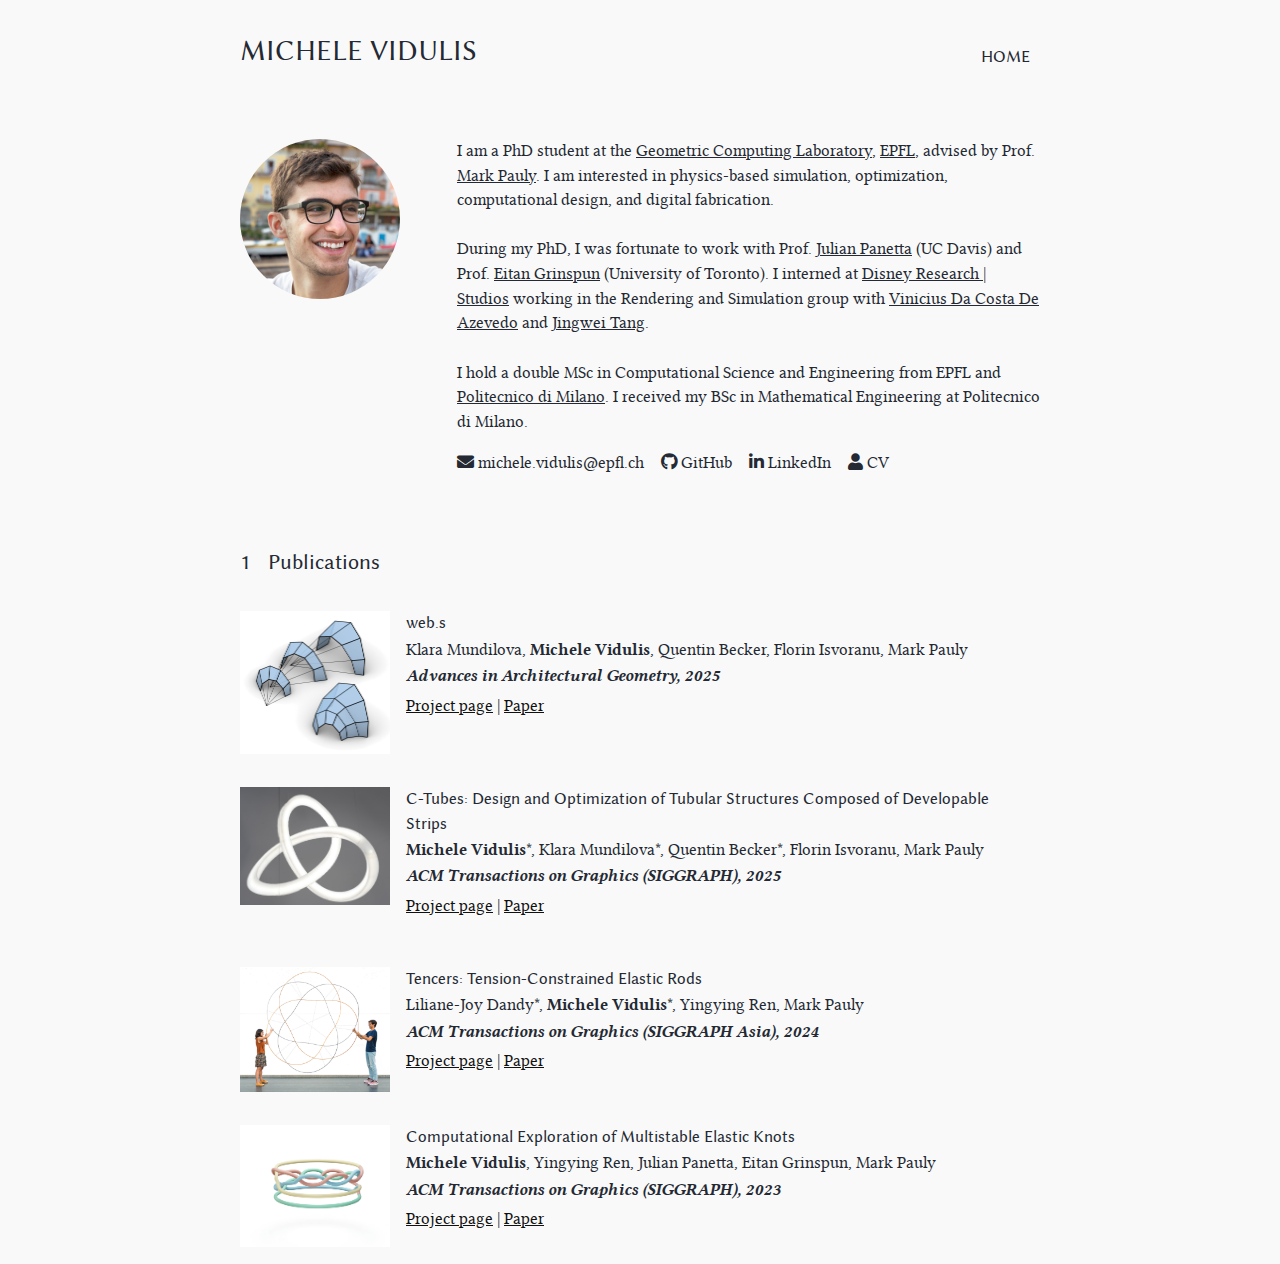
<file: index.html>
<!DOCTYPE html>
<html lang="en">
  <head>
	<meta name="generator" content="Hugo 0.150.1">
  <title>Michele Vidulis

  </title>
  <meta charset='utf-8'>
  <meta name="viewport" content ="width=device-width, initial-scale=1.0, maximum-scale=1.0, user-scalable=no">
  <meta http-equiv="X-UA-Compatible" content="IE=edge">
      <script async src="https://www.googletagmanager.com/gtag/js?id=G-LY93LCCXF8"></script>
      <script>
        var doNotTrack = false;
        if ( false ) {
          var dnt = (navigator.doNotTrack || window.doNotTrack || navigator.msDoNotTrack);
          var doNotTrack = (dnt == "1" || dnt == "yes");
        }
        if (!doNotTrack) {
          window.dataLayer = window.dataLayer || [];
          function gtag(){dataLayer.push(arguments);}
          gtag('js', new Date());
          gtag('config', 'G-LY93LCCXF8');
        }
      </script>


<meta name="keywords" content="Michele Vidulis">
<meta property="og:locale" content='en)_US'>
<meta property="og:type" content="article">
<meta property="og:title" content="Michele Vidulis">
<meta property="og:description" content="
	
	
	TODO
	


I am a PhD student at EPFL with Prof. Mark Pauly.">
<meta property="og:url" content="/">
<meta property="og:image" content="images/%!s(&lt;nil&gt;)">
<link rel="canonical" href="/"><link rel="apple-touch-icon" sizes="180x180" href='images/icons/apple-touch-icon.png'>
<link rel="icon" type="image/png" sizes="32x32" href='images/icons/favicon-32x32.png'>
<link rel="icon" type="image/png" sizes='16x16' href='images/icons/favicon-16x16.png'>
<link rel="manifest" href='/images/icons/site.webmanifest'>




<link rel="stylesheet" href="/css/styles.ef03a5ce27052030515f235760f3379fe66f2c94b47393d8883d194050e1ce83c4e53a5c851388ad6e215711258bb37a757d3084984801f454164a09e090d539.css" integrity="sha512-7wOlzicFIDBRXyNXYPM3n&#43;ZvLJS0c5PYiD0ZQFDhzoPE5TpchROIrW4hVxEli7N6dX0whJhIAfRUFkoJ4JDVOQ==" crossorigin="anonymous">
<link rel="preconnect" href="https://fonts.googleapis.com">
<link rel="preconnect" href="https://fonts.gstatic.com" crossorigin>
<link href="https://fonts.googleapis.com/css2?family=Noto+Serif+SC&display=swap" rel="stylesheet">
<link href="https://fonts.googleapis.com/css2?family=Fira+Code&display=swap" rel="stylesheet">
  <link rel="alternate" type="application/rss+xml" href="/index.xml" title="Michele Vidulis" />
</head>

  <body>
    <main>
      <div class="nav-drop">
  <div class="nav-body">
      <a href="/" class="nav_item">Home</a>
      <!-- <a href="/blog" class="nav_item">Blog</a> -->
    <div class="nav-close"></div>
  </div>
</div>
<header class="nav">
  <nav class="nav-menu">
    <a href="/" class="nav-brand">Michele Vidulis</a>
    <ul class="nav-labels">
      <li>
        <a href="/" class="nav_item">Home</a>
      </li>
      <!-- <li>
        <a href="/blog" class="nav_item">Blog</a>
      </li> -->
    </ul>
    <p class="nav-byline pale"></p>
    
      
    </div>
  </nav>
</header>


      
  <article class="home">
    <div>
      <div class="home_inner count-figure count-h2h3">
        <div class="profile">
	<figure class="profile-photo">
	<img src="images/profile.png" alt="Profile photo" style="width:160px;height:160px;border-radius:50%;object-fit:cover;display:block;">
	<!-- <figcaption>TODO</figcaption> -->
	</figure>
<div class="profile-info">
<p>
I am a PhD student at the <a href="https://gcm.epfl.ch/">Geometric Computing Laboratory</a>, <a href="https://www.epfl.ch/en/">EPFL</a>, advised by Prof. <a href=https://scholar.google.com/citations?user=bY63wY8AAAAJ&hl=en&oi=ao>Mark Pauly</a>.

I am interested in physics-based simulation, optimization, computational design, and digital fabrication.
<br>
<br>
During my PhD, I was fortunate to work with Prof. <a href=https://julianpanetta.com/>Julian Panetta</a> (UC Davis) and Prof. <a href=https://www.dgp.toronto.edu/~eitan/>Eitan Grinspun</a> (University of Toronto).
I interned at <a href=https://studios.disneyresearch.com/>Disney Research | Studios</a> working in the Rendering and Simulation group with <a href=https://studios.disneyresearch.com/people/vinicius-da-costa-de-azevedo/>Vinicius Da Costa De Azevedo</a> and <a href=https://studios.disneyresearch.com/people/jingwei-tang/>Jingwei Tang</a>.
<br>
<br>
I hold a double MSc in Computational Science and Engineering from EPFL and <a href=https://www.polimi.it/>Politecnico di Milano</a>. I received my BSc in Mathematical Engineering at Politecnico di Milano.
</p><p>
<!-- I enjoy exploring TODO. -->
</p>
	<div class="spacer"></div>
	<span class="profile-social-box">
		<a class="profile-social" style="text-decoration: none;"><i class="fas fa-envelope"></i> michele.vidulis@epfl.ch</a>
	<a class="profile-social" style="text-decoration: none;" href=https://github.com/MicheleVidulis><i class="fab fa-github"></i> GitHub</a>
	<a class="profile-social" style="text-decoration: none;" href=https://linkedin.com/in/michele-vidulis><i class="fab fa-linkedin-in"></i> LinkedIn</a>
	<a class="profile-social" style="text-decoration: none;" href="/files/Michele_Vidulis_CV.pdf" target="_blank" rel="noopener noreferrer"><i class="fas fa-user"></i> CV</a>
	</span>
</div>
</div>

<h2 id="publications">Publications</h2>


<div class="pub-list">

	

	<div class="pub-item">
	 
			<figure class="pub-thumbnail">
				<a href="/publications/cnets/">
					<img src="/publications/cnets/images/thumbnail.png">
				</a>
			</figure>
	
	<div class="pub-info">
	<div class="pub-title">web.s</div>
	<div class="pub-author">
		
		Klara Mundilova,
		
		<b>Michele Vidulis</b>,

		Quentin Becker,

		Florin Isvoranu,

		Mark Pauly
		
	</div>
	<div class="pub-status">
		<i>
		
			<b>Advances in Architectural Geometry, 2025</b>
			
		</i>
	</div>
	<div class="pub-links">
		
			<a href=/publications/cnets/>Project page</a>
		
		 | <a href=/publications/cnets/paper.pdf>Paper</a>
		
	</div>
	<div class="pub-description pale">
		<!-- ☀️ Brief -->
	</div>
	</div>
</div>




<div class="pub-list">

	

	<div class="pub-item">
	 
			<figure class="pub-thumbnail">
				<a href="/publications/ctubes/">
					<img src="/publications/ctubes/images/thumbnail.jpg">
				</a>
			</figure>
	
	<div class="pub-info">
	<div class="pub-title">C-Tubes: Design and Optimization of Tubular Structures Composed of Developable Strips</div>
	<div class="pub-author">
		
		<b>Michele Vidulis</b>*,

		Klara Mundilova*,

		Quentin Becker*,

		Florin Isvoranu,

		Mark Pauly
		
	</div>
	<div class="pub-status">
		<i>
		
			<b>ACM Transactions on Graphics (SIGGRAPH), 2025</b>
			
		</i>
	</div>
	<div class="pub-links">
		
			<a href=/publications/ctubes/>Project page</a>
		
		 | <a href=/publications/ctubes/paper.pdf>Paper</a>
		
	</div>
	<div class="pub-description pale">
		<!-- ☀️ Brief -->
	</div>
	</div>
</div>





<div class="pub-list">

	

	<div class="pub-item">
	 
			<figure class="pub-thumbnail">
				<a href="/publications/tencers/">
					<img src="/publications/tencers/images/thumbnail.png">
				</a>
			</figure>
	
	<div class="pub-info">
	<div class="pub-title">Tencers: Tension-Constrained Elastic Rods</div>
	<div class="pub-author">
		
		Liliane-Joy Dandy*,

		<b>Michele Vidulis</b>*,

		Yingying Ren,

		Mark Pauly
		
	</div>
	<div class="pub-status">
		<i>
		
			<b>ACM Transactions on Graphics (SIGGRAPH Asia), 2024</b>
			
		</i>
	</div>
	<div class="pub-links">
		
			<a href=/publications/tencers/>Project page</a>
		
		 | <a href=/publications/tencers/paper.pdf>Paper</a>
		
	</div>
	<div class="pub-description pale">
		<!-- ☀️ Brief -->
	</div>
	</div>
</div>



<div class="pub-list">

	

	<div class="pub-item">
	 
			<figure class="pub-thumbnail">
				<a href="/publications/knots/">
					<img src="/publications/knots/images/thumbnail.png">
				</a>
			</figure>
	
	<div class="pub-info">
	<div class="pub-title">Computational Exploration of Multistable Elastic Knots</div>
	<div class="pub-author">
		
		<b>Michele Vidulis</b>,

		Yingying Ren,

		Julian Panetta,

		Eitan Grinspun,

		Mark Pauly
		
	</div>
	<div class="pub-status">
		<i>
		
			<b>ACM Transactions on Graphics (SIGGRAPH), 2023</b>
			
		
		</i>
	</div>
	<div class="pub-links">
		
			<a href=/publications/knots/>Project page</a>
		
		 | <a href=/publications/knots/paper.pdf>Paper</a>
		
	</div>
	<div class="pub-description pale">
		<!-- ☀️ Brief -->
	</div>
	</div>
</div>


<!-- 
<div class="pub-item">
	 
			<figure class="pub-thumbnail">
				<a href="/publications/template/">
					<img src="/publications/template/images/thumbnail.jpg">
				</a>
			</figure>
	
	<div class="pub-info">
	<div class="pub-title">Title</div>
	<div class="pub-author">
		
		<b>Michele Vidulis</b>,

		Mark Pauly
		
	</div>
	<div class="pub-status">
		<i>
		
			<b>SIGGRAPH 2025</b>
			
		
		</i>
	</div>
	<div class="pub-links">
		
			<a href=/publications/template/>Project page</a>
		
		 | <a href=/publications/template/template.pdf>Paper</a>
		
	</div>
	<div class="pub-description pale">
		☀️ Brief
	</div>
	</div>
</div> -->

	
<!-- 
<h2 id="hobbies">Hobbies</h2>
<p>When I&rsquo;m not scratching my head in the lab, I enjoy playing with my camera.
I&rsquo;ve been slowly and painstakingly organizing my photos into my <a href="https://jpg.desmondlzy.me">photo website</a>.</p>
<p>I also like playing guitar, boardgames and making cocktails (and drinking them).</p>
<p><figure><img src="images/cocktail.jpg"
    alt="Cocktails"><figcaption>
      <p>Cocktails</p>
    </figcaption>
</figure>

<figure><img src="images/magic.jpg"
    alt="Boardgames"><figcaption>
      <p>Boardgames</p>
    </figcaption>
</figure>
</p>

      </div>
    </div>
  </article>

    </main>
    <footer class="footer pale header-font">
  <p class="attribution upcase">Michele Vidulis, 2025</p>
  <p class="attribution upcase">Designed By <a href="https://desmondlzy.me">Desmond</a></p>
</footer>
    <svg width="0" height="0" class="hidden">
  <symbol xmlns="http://www.w3.org/2000/svg" viewBox="0 0 699.428 699.428" id="copy">
    <path d="M502.714 0H240.428C194.178 0 153 42.425 153 87.429l-25.267.59c-46.228 0-84.019 41.834-84.019 86.838V612c0 45.004 41.179 87.428 87.429 87.428H459c46.249 0 87.428-42.424 87.428-87.428h21.857c46.25 0 87.429-42.424 87.429-87.428v-349.19L502.714 0zM459 655.715H131.143c-22.95 0-43.714-21.441-43.714-43.715V174.857c0-22.272 18.688-42.993 41.638-42.993l23.933-.721v393.429C153 569.576 194.178 612 240.428 612h262.286c0 22.273-20.765 43.715-43.714 43.715zm153-131.143c0 22.271-20.765 43.713-43.715 43.713H240.428c-22.95 0-43.714-21.441-43.714-43.713V87.429c0-22.272 20.764-43.714 43.714-43.714H459c-.351 50.337 0 87.975 0 87.975 0 45.419 40.872 86.882 87.428 86.882H612v306zm-65.572-349.715c-23.277 0-43.714-42.293-43.714-64.981V44.348L612 174.857h-65.572zm-43.714 131.537H306c-12.065 0-21.857 9.77-21.857 21.835 0 12.065 9.792 21.835 21.857 21.835h196.714c12.065 0 21.857-9.771 21.857-21.835 0-12.065-9.792-21.835-21.857-21.835zm0 109.176H306c-12.065 0-21.857 9.77-21.857 21.834 0 12.066 9.792 21.836 21.857 21.836h196.714c12.065 0 21.857-9.77 21.857-21.836 0-12.064-9.792-21.834-21.857-21.834z"></path>
  </symbol>
  <symbol viewBox="0 0 53 42" xmlns="http://www.w3.org/2000/svg" id="double-arrow">
    <path d="M.595 39.653a1.318 1.318 0 0 1 0-1.864L16.55 21.833a1.318 1.318 0 0 0 0-1.863L.595 4.014a1.318 1.318 0 0 1 0-1.863L2.125.62a1.318 1.318 0 0 1 1.864 0l19.35 19.349a1.318 1.318 0 0 1 0 1.863l-19.35 19.35a1.318 1.318 0 0 1-1.863 0zm29 0a1.318 1.318 0 0 1 0-1.864L45.55 21.833a1.318 1.318 0 0 0 0-1.863L29.595 4.014a1.318 1.318 0 0 1 0-1.863l1.53-1.53a1.318 1.318 0 0 1 1.864 0l19.35 19.349a1.318 1.318 0 0 1 0 1.863l-19.35 19.35a1.318 1.318 0 0 1-1.863 0z"></path>
  </symbol>
</svg>
  </body>
</html> -->
</file>
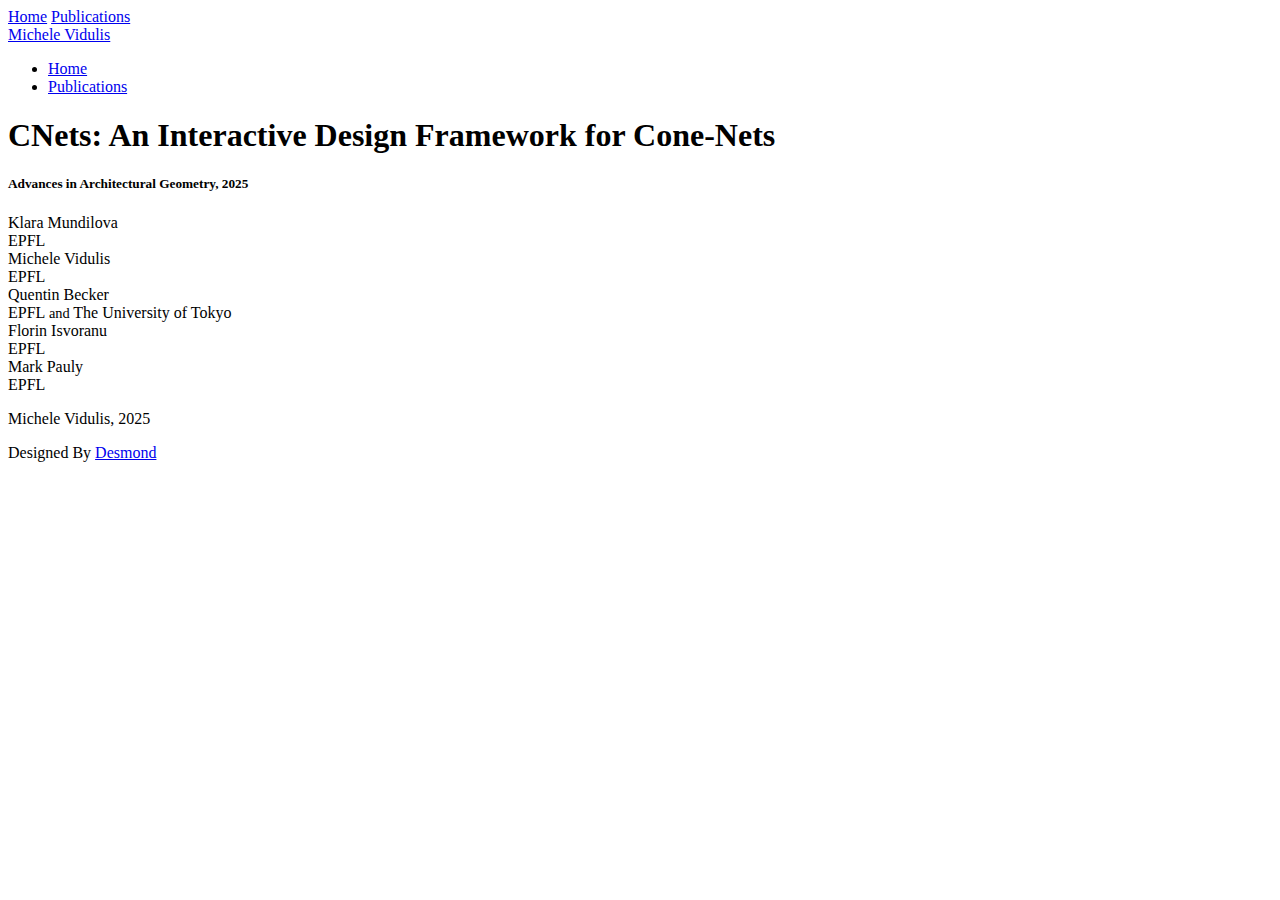
<file: docs/publications/cnets/index.html>
<!DOCTYPE html>
<html lang="en">
  <head>
  <title>CNets: An Interactive Design Framework for Cone-Nets | Michele Vidulis

  </title>
  <meta charset='utf-8'>
  <meta name="viewport" content ="width=device-width, initial-scale=1.0, maximum-scale=1.0, user-scalable=no">
  <meta http-equiv="X-UA-Compatible" content="IE=edge">


<meta name="keywords" content="Michele Vidulis">
<meta property="og:locale" content='en)_US'>
<meta property="og:type" content="article">
<meta property="og:title" content="CNets: An Interactive Design Framework for Cone-Nets">
<meta property="og:description" content="






">
<meta property="og:url" content="https://example.com/publications/cnets/">
<meta property="og:image" content="images/%!s(&lt;nil&gt;)">
<link rel="canonical" href="https://example.com/publications/cnets/"><link rel="apple-touch-icon" sizes="180x180" href='images/icons/apple-touch-icon.png'>
<link rel="icon" type="image/png" sizes="32x32" href='images/icons/favicon-32x32.png'>
<link rel="icon" type="image/png" sizes='16x16' href='images/icons/favicon-16x16.png'>
<link rel="manifest" href='https://example.com/images/icons/site.webmanifest'>




<link rel="stylesheet" href="https://example.com/css/styles.8f209172490faf506b7f9517ea50b4c46882fd6bfa2603397e363cf3c1185e37919b5664a31f9469fc1aefd724232bf906391b6173167a34ef45a5066382f4e1.css" integrity="sha512-jyCRckkPr1Brf5UX6lC0xGiC/Wv6JgM5fjY888EYXjeRm1Zkox&#43;Uafwa79ckIyv5BjkbYXMWejTvRaUGY4L04Q==" crossorigin="anonymous">
<link rel="preconnect" href="https://fonts.googleapis.com">
<link rel="preconnect" href="https://fonts.gstatic.com" crossorigin>
<link href="https://fonts.googleapis.com/css2?family=Noto+Serif+SC&display=swap" rel="stylesheet">
<link href="https://fonts.googleapis.com/css2?family=Fira+Code&display=swap" rel="stylesheet">
</head>

  <body>
    <main>
      <div class="nav-drop">
  <div class="nav-body">
      <a href="https://example.com/" class="nav_item">Home</a>
      <a href="https://example.com/publications" class="nav_item">Publications</a>
    <div class="nav-close"></div>
  </div>
</div>
<header class="nav">
  <nav class="nav-menu">
    <a href="https://example.com/" class="nav-brand">Michele Vidulis</a>
    <ul class="nav-labels">
      <li>
        <a href="https://example.com/" class="nav_item">Home</a>
      </li>
      <li>
        <a href="https://example.com/publications" class="nav_item">Publications</a>
      </li>
    </ul>
    <p class="nav-byline pale"></p>
    
      
    </div>
  </nav>
</header>


      
  
  
  
  
  
  
  
  

  <div class="publication-info">
    <h1>CNets: An Interactive Design Framework for Cone-Nets</h1>

    
    <h5 style="margin-top: 0;"><a href=TODO></a>Advances in Architectural Geometry, 2025</a></h5>
    

    <div class="authors header-font">
      
        
        
        
        
        
        
        

        <div class="author-info"><span class="author-name">Klara Mundilova</span><div class="author-affliation"><span class="author-affiliation-name">EPFL</span>
          </div>

        </div>
      
        
        
        
        
        
        
        

        <div class="author-info"><span class="author-name">Michele Vidulis</span><div class="author-affliation"><span class="author-affiliation-name">EPFL</span>
          </div>

        </div>
      
        
        
        
        
        
        
        

        <div class="author-info"><span class="author-name">Quentin Becker</span><div class="author-affliation"><span class="author-affiliation-name">EPFL</span><span style="font-size: 90%;"> and </span><span class="author-affiliation-name">The University of Tokyo</span>
          </div>

        </div>
      
        
        
        
        
        
        
        

        <div class="author-info"><span class="author-name">Florin Isvoranu</span><div class="author-affliation"><span class="author-affiliation-name">EPFL</span>
          </div>

        </div>
      
        
        
        
        
        
        
        

        <div class="author-info"><span class="author-name">Mark Pauly</span><div class="author-affliation"><span class="author-affiliation-name">EPFL</span>
          </div>

        </div>
      
      <div class="author-notes pale">
      
      </div>
    </div>

    
  </div >

  







<style>
figcaption::before {
  content: "Fig. " counter(figcounter) ".\00a0";
  counter-increment: figcounter;
}
</style>






<style>
.count-h2h3 h2::before,
h2::before {
  content: none !important;
}
</style>



<style>
.count-h2h3 h3::before,
h3::before {
  content: none !important;
}
</style>



  

  
    </main>
    <footer class="footer pale header-font">
  <p class="attribution upcase">Michele Vidulis, 2025</p>
  <p class="attribution upcase">Designed By <a href="https://desmondlzy.me">Desmond</a></p>
</footer>
    <svg width="0" height="0" class="hidden">
  <symbol xmlns="http://www.w3.org/2000/svg" viewBox="0 0 699.428 699.428" id="copy">
    <path d="M502.714 0H240.428C194.178 0 153 42.425 153 87.429l-25.267.59c-46.228 0-84.019 41.834-84.019 86.838V612c0 45.004 41.179 87.428 87.429 87.428H459c46.249 0 87.428-42.424 87.428-87.428h21.857c46.25 0 87.429-42.424 87.429-87.428v-349.19L502.714 0zM459 655.715H131.143c-22.95 0-43.714-21.441-43.714-43.715V174.857c0-22.272 18.688-42.993 41.638-42.993l23.933-.721v393.429C153 569.576 194.178 612 240.428 612h262.286c0 22.273-20.765 43.715-43.714 43.715zm153-131.143c0 22.271-20.765 43.713-43.715 43.713H240.428c-22.95 0-43.714-21.441-43.714-43.713V87.429c0-22.272 20.764-43.714 43.714-43.714H459c-.351 50.337 0 87.975 0 87.975 0 45.419 40.872 86.882 87.428 86.882H612v306zm-65.572-349.715c-23.277 0-43.714-42.293-43.714-64.981V44.348L612 174.857h-65.572zm-43.714 131.537H306c-12.065 0-21.857 9.77-21.857 21.835 0 12.065 9.792 21.835 21.857 21.835h196.714c12.065 0 21.857-9.771 21.857-21.835 0-12.065-9.792-21.835-21.857-21.835zm0 109.176H306c-12.065 0-21.857 9.77-21.857 21.834 0 12.066 9.792 21.836 21.857 21.836h196.714c12.065 0 21.857-9.77 21.857-21.836 0-12.064-9.792-21.834-21.857-21.834z"></path>
  </symbol>
  <symbol viewBox="0 0 53 42" xmlns="http://www.w3.org/2000/svg" id="double-arrow">
    <path d="M.595 39.653a1.318 1.318 0 0 1 0-1.864L16.55 21.833a1.318 1.318 0 0 0 0-1.863L.595 4.014a1.318 1.318 0 0 1 0-1.863L2.125.62a1.318 1.318 0 0 1 1.864 0l19.35 19.349a1.318 1.318 0 0 1 0 1.863l-19.35 19.35a1.318 1.318 0 0 1-1.863 0zm29 0a1.318 1.318 0 0 1 0-1.864L45.55 21.833a1.318 1.318 0 0 0 0-1.863L29.595 4.014a1.318 1.318 0 0 1 0-1.863l1.53-1.53a1.318 1.318 0 0 1 1.864 0l19.35 19.349a1.318 1.318 0 0 1 0 1.863l-19.35 19.35a1.318 1.318 0 0 1-1.863 0z"></path>
  </symbol>
</svg>
  </body>
</html>
</file>
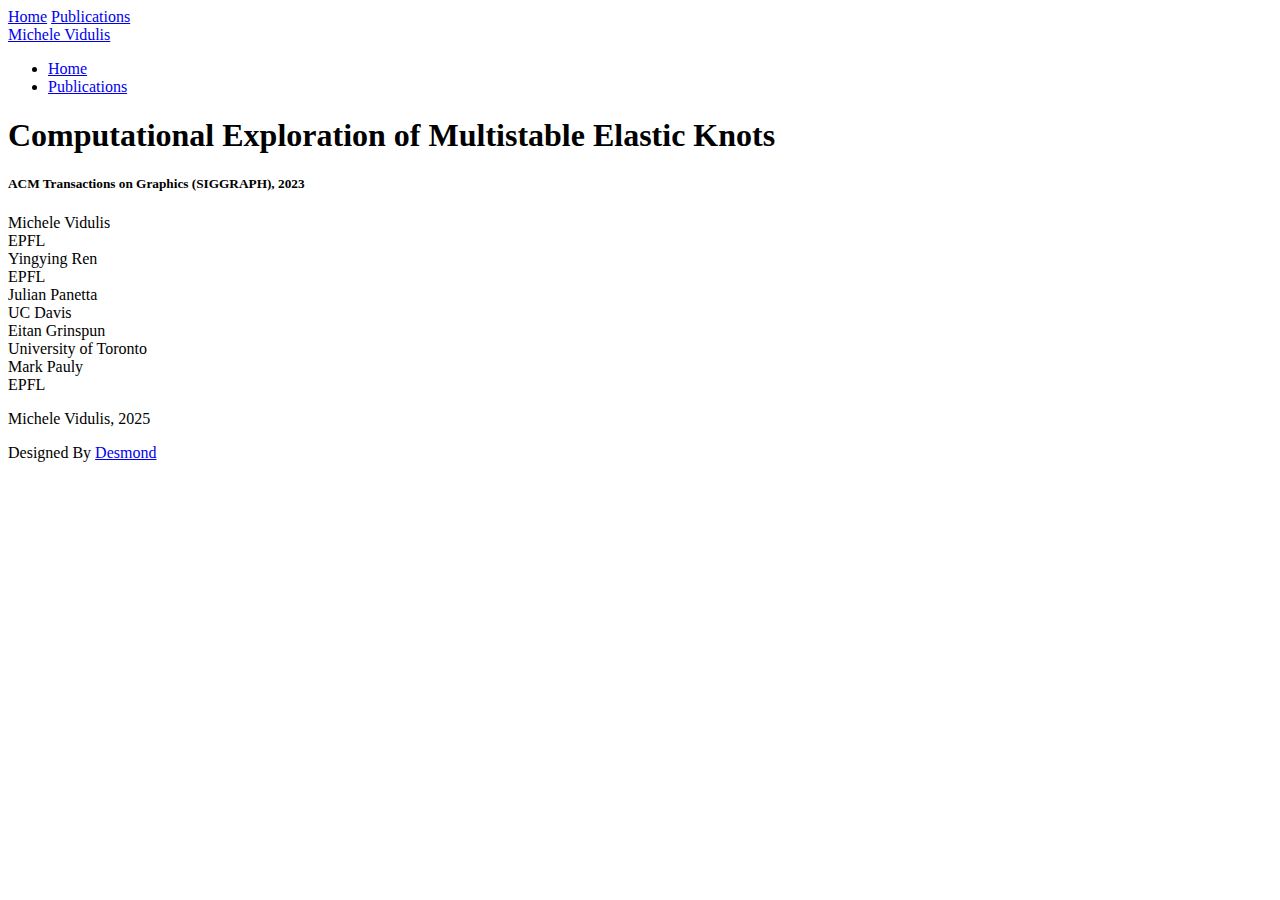
<file: docs/publications/knots/index.html>
<!DOCTYPE html>
<html lang="en">
  <head>
  <title>Computational Exploration of Multistable Elastic Knots | Michele Vidulis

  </title>
  <meta charset='utf-8'>
  <meta name="viewport" content ="width=device-width, initial-scale=1.0, maximum-scale=1.0, user-scalable=no">
  <meta http-equiv="X-UA-Compatible" content="IE=edge">


<meta name="keywords" content="Michele Vidulis">
<meta property="og:locale" content='en)_US'>
<meta property="og:type" content="article">
<meta property="og:title" content="Computational Exploration of Multistable Elastic Knots">
<meta property="og:description" content="






">
<meta property="og:url" content="https://example.com/publications/knots/">
<meta property="og:image" content="images/%!s(&lt;nil&gt;)">
<link rel="canonical" href="https://example.com/publications/knots/"><link rel="apple-touch-icon" sizes="180x180" href='images/icons/apple-touch-icon.png'>
<link rel="icon" type="image/png" sizes="32x32" href='images/icons/favicon-32x32.png'>
<link rel="icon" type="image/png" sizes='16x16' href='images/icons/favicon-16x16.png'>
<link rel="manifest" href='https://example.com/images/icons/site.webmanifest'>




<link rel="stylesheet" href="https://example.com/css/styles.8f209172490faf506b7f9517ea50b4c46882fd6bfa2603397e363cf3c1185e37919b5664a31f9469fc1aefd724232bf906391b6173167a34ef45a5066382f4e1.css" integrity="sha512-jyCRckkPr1Brf5UX6lC0xGiC/Wv6JgM5fjY888EYXjeRm1Zkox&#43;Uafwa79ckIyv5BjkbYXMWejTvRaUGY4L04Q==" crossorigin="anonymous">
<link rel="preconnect" href="https://fonts.googleapis.com">
<link rel="preconnect" href="https://fonts.gstatic.com" crossorigin>
<link href="https://fonts.googleapis.com/css2?family=Noto+Serif+SC&display=swap" rel="stylesheet">
<link href="https://fonts.googleapis.com/css2?family=Fira+Code&display=swap" rel="stylesheet">
</head>

  <body>
    <main>
      <div class="nav-drop">
  <div class="nav-body">
      <a href="https://example.com/" class="nav_item">Home</a>
      <a href="https://example.com/publications" class="nav_item">Publications</a>
    <div class="nav-close"></div>
  </div>
</div>
<header class="nav">
  <nav class="nav-menu">
    <a href="https://example.com/" class="nav-brand">Michele Vidulis</a>
    <ul class="nav-labels">
      <li>
        <a href="https://example.com/" class="nav_item">Home</a>
      </li>
      <li>
        <a href="https://example.com/publications" class="nav_item">Publications</a>
      </li>
    </ul>
    <p class="nav-byline pale"></p>
    
      
    </div>
  </nav>
</header>


      
  
  
  
  
  
  
  
  

  <div class="publication-info">
    <h1>Computational Exploration of Multistable Elastic Knots</h1>

    
    <h5 style="margin-top: 0;"><a href=https://dl.acm.org/doi/10.1145/3592399></a>ACM Transactions on Graphics (SIGGRAPH), 2023</a></h5>
    

    <div class="authors header-font">
      
        
        
        
        
        
        
        

        <div class="author-info"><span class="author-name">Michele Vidulis</span><div class="author-affliation"><span class="author-affiliation-name">EPFL</span>
          </div>

        </div>
      
        
        
        
        
        
        
        

        <div class="author-info"><span class="author-name">Yingying Ren</span><div class="author-affliation"><span class="author-affiliation-name">EPFL</span>
          </div>

        </div>
      
        
        
        
        
        
        
        

        <div class="author-info"><span class="author-name">Julian Panetta</span><div class="author-affliation"><span class="author-affiliation-name">UC Davis</span>
          </div>

        </div>
      
        
        
        
        
        
        
        

        <div class="author-info"><span class="author-name">Eitan Grinspun</span><div class="author-affliation"><span class="author-affiliation-name">University of Toronto</span>
          </div>

        </div>
      
        
        
        
        
        
        
        

        <div class="author-info"><span class="author-name">Mark Pauly</span><div class="author-affliation"><span class="author-affiliation-name">EPFL</span>
          </div>

        </div>
      
      <div class="author-notes pale">
      
      </div>
    </div>

    
  </div >

  







<style>
figcaption::before {
  content: "Fig. " counter(figcounter) ".\00a0";
  counter-increment: figcounter;
}
</style>






<style>
.count-h2h3 h2::before,
h2::before {
  content: none !important;
}
</style>



<style>
.count-h2h3 h3::before,
h3::before {
  content: none !important;
}
</style>



  

  
    </main>
    <footer class="footer pale header-font">
  <p class="attribution upcase">Michele Vidulis, 2025</p>
  <p class="attribution upcase">Designed By <a href="https://desmondlzy.me">Desmond</a></p>
</footer>
    <svg width="0" height="0" class="hidden">
  <symbol xmlns="http://www.w3.org/2000/svg" viewBox="0 0 699.428 699.428" id="copy">
    <path d="M502.714 0H240.428C194.178 0 153 42.425 153 87.429l-25.267.59c-46.228 0-84.019 41.834-84.019 86.838V612c0 45.004 41.179 87.428 87.429 87.428H459c46.249 0 87.428-42.424 87.428-87.428h21.857c46.25 0 87.429-42.424 87.429-87.428v-349.19L502.714 0zM459 655.715H131.143c-22.95 0-43.714-21.441-43.714-43.715V174.857c0-22.272 18.688-42.993 41.638-42.993l23.933-.721v393.429C153 569.576 194.178 612 240.428 612h262.286c0 22.273-20.765 43.715-43.714 43.715zm153-131.143c0 22.271-20.765 43.713-43.715 43.713H240.428c-22.95 0-43.714-21.441-43.714-43.713V87.429c0-22.272 20.764-43.714 43.714-43.714H459c-.351 50.337 0 87.975 0 87.975 0 45.419 40.872 86.882 87.428 86.882H612v306zm-65.572-349.715c-23.277 0-43.714-42.293-43.714-64.981V44.348L612 174.857h-65.572zm-43.714 131.537H306c-12.065 0-21.857 9.77-21.857 21.835 0 12.065 9.792 21.835 21.857 21.835h196.714c12.065 0 21.857-9.771 21.857-21.835 0-12.065-9.792-21.835-21.857-21.835zm0 109.176H306c-12.065 0-21.857 9.77-21.857 21.834 0 12.066 9.792 21.836 21.857 21.836h196.714c12.065 0 21.857-9.77 21.857-21.836 0-12.064-9.792-21.834-21.857-21.834z"></path>
  </symbol>
  <symbol viewBox="0 0 53 42" xmlns="http://www.w3.org/2000/svg" id="double-arrow">
    <path d="M.595 39.653a1.318 1.318 0 0 1 0-1.864L16.55 21.833a1.318 1.318 0 0 0 0-1.863L.595 4.014a1.318 1.318 0 0 1 0-1.863L2.125.62a1.318 1.318 0 0 1 1.864 0l19.35 19.349a1.318 1.318 0 0 1 0 1.863l-19.35 19.35a1.318 1.318 0 0 1-1.863 0zm29 0a1.318 1.318 0 0 1 0-1.864L45.55 21.833a1.318 1.318 0 0 0 0-1.863L29.595 4.014a1.318 1.318 0 0 1 0-1.863l1.53-1.53a1.318 1.318 0 0 1 1.864 0l19.35 19.349a1.318 1.318 0 0 1 0 1.863l-19.35 19.35a1.318 1.318 0 0 1-1.863 0z"></path>
  </symbol>
</svg>
  </body>
</html>
</file>
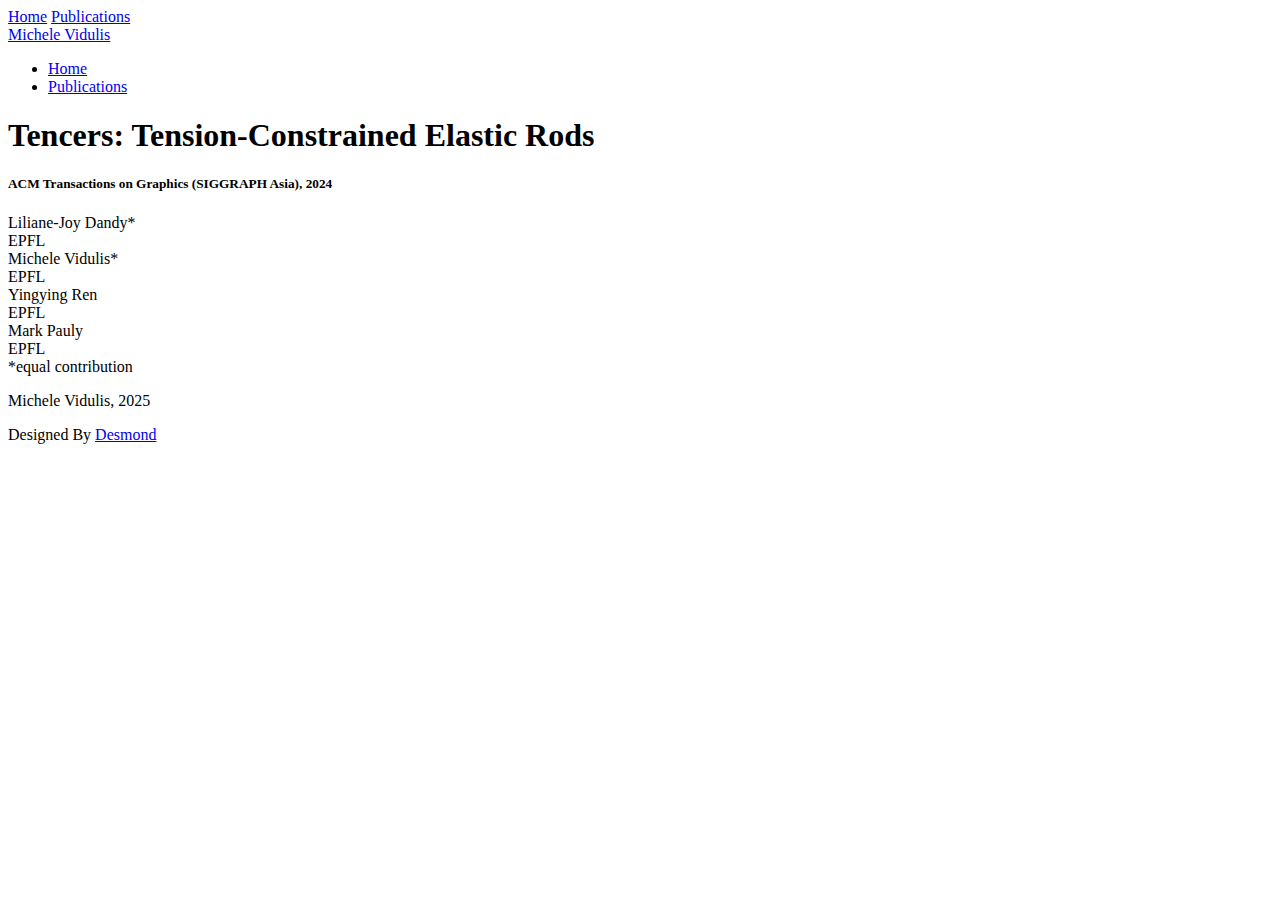
<file: docs/publications/tencers/index.html>
<!doctype html><html lang=en><head><title>Tencers: Tension-Constrained Elastic Rods | Michele Vidulis</title><meta charset=utf-8><meta name=viewport content="width=device-width,initial-scale=1,maximum-scale=1,user-scalable=no"><meta http-equiv=X-UA-Compatible content="IE=edge"><meta name=keywords content="Michele Vidulis"><meta property="og:locale" content='en)_US'><meta property="og:type" content="article"><meta property="og:title" content="Tencers: Tension-Constrained Elastic Rods"><meta property="og:description" content="






"><meta property="og:url" content="https://michelevidulis.github.io/publications/tencers/"><meta property="og:image" content="images/%!s(<nil>)"><link rel=canonical href=https://michelevidulis.github.io/publications/tencers/><link rel=apple-touch-icon sizes=180x180 href=images/icons/apple-touch-icon.png><link rel=icon type=image/png sizes=32x32 href=images/icons/favicon-32x32.png><link rel=icon type=image/png sizes=16x16 href=images/icons/favicon-16x16.png><link rel=manifest href=https://michelevidulis.github.io/images/icons/site.webmanifest><link rel=stylesheet href=https://michelevidulis.github.io/css/styles.8f209172490faf506b7f9517ea50b4c46882fd6bfa2603397e363cf3c1185e37919b5664a31f9469fc1aefd724232bf906391b6173167a34ef45a5066382f4e1.css integrity="sha512-jyCRckkPr1Brf5UX6lC0xGiC/Wv6JgM5fjY888EYXjeRm1Zkox+Uafwa79ckIyv5BjkbYXMWejTvRaUGY4L04Q==" crossorigin=anonymous><link rel=preconnect href=https://fonts.googleapis.com><link rel=preconnect href=https://fonts.gstatic.com crossorigin><link href="https://fonts.googleapis.com/css2?family=Noto+Serif+SC&display=swap" rel=stylesheet><link href="https://fonts.googleapis.com/css2?family=Fira+Code&display=swap" rel=stylesheet></head><body><main><div class=nav-drop><div class=nav-body><a href=https://michelevidulis.github.io/ class=nav_item>Home</a>
<a href=https://michelevidulis.github.io/publications class=nav_item>Publications</a><div class=nav-close></div></div></div><header class=nav><nav class=nav-menu><a href=https://michelevidulis.github.io/ class=nav-brand>Michele Vidulis</a><ul class=nav-labels><li><a href=https://michelevidulis.github.io/ class=nav_item>Home</a></li><li><a href=https://michelevidulis.github.io/publications class=nav_item>Publications</a></li></ul><p class="nav-byline pale"></p></div></nav></header><div class=publication-info><h1>Tencers: Tension-Constrained Elastic Rods</h1><h5 style=margin-top:0><a href=https://dl.acm.org/doi/10.1145/3687967></a>ACM Transactions on Graphics (SIGGRAPH Asia), 2024</a></h5><div class="authors header-font"><div class=author-info><span class=author-name>Liliane-Joy Dandy*</span><div class=author-affliation><span class=author-affiliation-name>EPFL</span></div></div><div class=author-info><span class=author-name>Michele Vidulis*</span><div class=author-affliation><span class=author-affiliation-name>EPFL</span></div></div><div class=author-info><span class=author-name>Yingying Ren</span><div class=author-affliation><span class=author-affiliation-name>EPFL</span></div></div><div class=author-info><span class=author-name>Mark Pauly</span><div class=author-affliation><span class=author-affiliation-name>EPFL</span></div></div><div class="author-notes pale"><span>*equal contribution</span></div></div></div><style>figcaption::before{content:"Fig. " counter(figcounter)".\00a0";counter-increment:figcounter}</style><style>.count-h2h3 h2::before,h2::before{content:none!important}</style><style>.count-h2h3 h3::before,h3::before{content:none!important}</style></main><footer class="footer pale header-font"><p class="attribution upcase">Michele Vidulis, 2025</p><p class="attribution upcase">Designed By <a href=https://desmondlzy.me>Desmond</a></p></footer><svg width="0" height="0" class="hidden"><symbol xmlns="http://www.w3.org/2000/svg" viewBox="0 0 699.428 699.428" id="copy"><path d="M502.714.0H240.428C194.178.0 153 42.425 153 87.429l-25.267.59c-46.228.0-84.019 41.834-84.019 86.838V612c0 45.004 41.179 87.428 87.429 87.428H459c46.249.0 87.428-42.424 87.428-87.428h21.857c46.25.0 87.429-42.424 87.429-87.428v-349.19L502.714.0zM459 655.715H131.143c-22.95.0-43.714-21.441-43.714-43.715V174.857c0-22.272 18.688-42.993 41.638-42.993l23.933-.721v393.429C153 569.576 194.178 612 240.428 612h262.286c0 22.273-20.765 43.715-43.714 43.715zm153-131.143c0 22.271-20.765 43.713-43.715 43.713H240.428c-22.95.0-43.714-21.441-43.714-43.713V87.429c0-22.272 20.764-43.714 43.714-43.714H459c-.351 50.337.0 87.975.0 87.975.0 45.419 40.872 86.882 87.428 86.882H612v306zm-65.572-349.715c-23.277.0-43.714-42.293-43.714-64.981V44.348L612 174.857h-65.572zm-43.714 131.537H306c-12.065.0-21.857 9.77-21.857 21.835s9.792 21.835 21.857 21.835h196.714c12.065.0 21.857-9.771 21.857-21.835.0-12.065-9.792-21.835-21.857-21.835zm0 109.176H306c-12.065.0-21.857 9.77-21.857 21.834.0 12.066 9.792 21.836 21.857 21.836h196.714c12.065.0 21.857-9.77 21.857-21.836.0-12.064-9.792-21.834-21.857-21.834z"/></symbol><symbol viewBox="0 0 53 42" xmlns="http://www.w3.org/2000/svg" id="double-arrow"><path d="M.595 39.653a1.318 1.318.0 010-1.864L16.55 21.833a1.318 1.318.0 000-1.863L.595 4.014a1.318 1.318.0 010-1.863L2.125.62a1.318 1.318.0 011.864.0l19.35 19.349a1.318 1.318.0 010 1.863l-19.35 19.35a1.318 1.318.0 01-1.863.0zm29 0a1.318 1.318.0 010-1.864L45.55 21.833a1.318 1.318.0 000-1.863L29.595 4.014a1.318 1.318.0 010-1.863l1.53-1.53a1.318 1.318.0 011.864.0l19.35 19.349a1.318 1.318.0 010 1.863l-19.35 19.35a1.318 1.318.0 01-1.863.0z"/></symbol></svg></body></html>
</file>
<file: css/styles.ef03a5ce27052030515f235760f3379fe66f2c94b47393d8883d194050e1ce83c4e53a5c851388ad6e215711258bb37a757d3084984801f454164a09e090d539.css>
@charset "UTF-8";
html {
  --header-font: 'Linux Biolinum', "Times New Roman", Times, serif;
  --font: 'Linux Libertine', serif;
  --code-font: "Fira Code", Menlo, Monaco, Consolas, "Courier New", monospace;
  --theme: #000730;
  --main-width: 900px;
  --ease: cubic-bezier(.19,1,.22,1);
  --color-mode: "lit";
  --light: rgb(249, 249, 249);
  --light-secondary: #3559fc;
  --dark: #242933;
  --dark-secondary: #001174;
  --gray: #f5f5f5;
  --bubble: rgb(16,16,18);
  --accent: var(--gray);
  --bg: var(--light);
  --bg-dark: #111;
  --text: var(--dark);
  --link: var(--dark-secondary);
}

@font-face {
  font-family: 'Linux Libertine';
  src: url("../fonts/linux-libertine/LinLibertine_R.woff") format("woff");
  font-style: normal;
}

@font-face {
  font-family: 'Linux Libertine';
  src: url("../fonts/linux-libertine/LinLibertine_RI.woff") format("woff");
  font-weight: normal;
  font-style: italic;
}

@font-face {
  font-family: 'Linux Libertine';
  src: url("../fonts/linux-libertine/LinLibertine_RB.woff") format("woff");
  font-weight: bold;
  font-style: normal;
}

@font-face {
  font-family: 'Linux Libertine';
  src: url("../fonts/linux-libertine/LinLibertine_RBI.woff") format("woff");
  font-weight: bold;
  font-style: italic;
}

@font-face {
  font-family: 'Linux Biolinum';
  src: url("../fonts/linux-biolinum/LinBiolinum_R.woff") format("woff");
  font-weight: normal;
  font-style: normal;
}

@font-face {
  font-family: 'Linux Biolinum';
  src: url("../fonts/linux-biolinum/LinBiolinum_RI.woff") format("woff");
  font-weight: normal;
  font-style: italic;
}

@font-face {
  font-family: 'Linux Biolinum';
  src: url("../fonts/linux-biolinum/LinBiolinum_RB.woff") format("woff");
  font-weight: bold;
  font-style: normal;
}

@font-face {
  font-family: 'Linux Biolinum';
  src: url("../fonts/linux-biolinum/LinBiolinum_RBI.woff") format("woff");
  font-weight: bold;
  font-display: swap;
}

@keyframes showMenu {
  0% {
    top: -100%;
    opacity: 0;
  }
  100% {
    top: 0;
    opacity: 1;
  }
}

@keyframes hideMenu {
  0% {
    top: 0;
    opacity: 1;
  }
  100% {
    top: -100%;
    opacity: 0;
  }
}

* {
  box-sizing: border-box;
  -webkit-appearance: none;
  margin: 0;
  padding: 0;
}

body, html {
  scroll-behavior: smooth;
  font-kerning: normal;
  -webkit-text-size-adjust: 100%;
}

body {
  font-size: 17px;
  line-height: 1.45;
  font-weight: 300;
  font-family: var(--font);
  background-color: var(--bg);
  color: var(--text);
  max-width: 1440px;
  margin: 0 auto;
  position: relative;
  font-kerning: normal;
  display: flex;
  flex-direction: column;
  justify-content: space-between;
  min-height: 100vh;
  -webkit-font-smoothing: antialiased;
  -moz-osx-font-smoothing: grayscale;
}

a {
  text-decoration: underline;
  color: inherit;
}

a:hover {
  opacity: 0.8;
  text-decoration: underline;
}

blockquote {
  opacity: 0.8;
  padding: 1rem;
  position: relative;
  quotes: "“" "”" "‘" "’";
  margin: 0.75rem 0;
  display: flex;
  flex-flow: row wrap;
  background-repeat: no-repeat;
  background-size: 5rem;
  background-position: 50% 50%;
  position: relative;
}

blockquote::before {
  content: "";
  padding: 1px;
  position: absolute;
  top: 0;
  bottom: 0;
  left: 0;
  background: var(--theme);
}

blockquote p {
  padding-left: 0.5rem 0 !important;
  font-size: 1.1rem !important;
  width: 100%;
  font-weight: 300;
  font-style: italic;
}

h1, h2, h3, h4, h5, h6 {
  font-family: var(--header-font);
  font-weight: 400;
  padding: 0.33rem 0;
  margin: 1rem 0;
  color: inherit;
}

h1 {
  font-size: 150%;
}

h2 {
  font-size: 130%;
}

h3 {
  font-size: 110%;
}

h4 {
  font-size: 110%;
}

h5 {
  font-size: 100%;
}

img {
  max-width: 100%;
  display: block;
  vertical-align: middle;
  height: auto;
  padding: 0;
}

main {
  width: 100%;
  max-width: var(--main-width);
  padding: 0 50px;
  margin: 0 auto;
}

ol {
  list-style: decimal;
  list-style-position: inside;
}

ul {
  list-style: circle;
  list-style-position: inside;
  -webkit-padding-start: 0;
  -moz-padding-start: 0;
}

code {
  font-family: var(--code-font);
  font-size: 80%;
  max-width: 100%;
  overflow-x: auto;
}

pre {
  padding: 0.5rem;
  margin-bottom: 0.5rem;
  border-radius: 5px;
  background-color: #eeeeee;
}

code {
  margin: 0 0.1rem 0  0.1rem;
  padding: 0.2rem 0.5rem 0.1rem  0.5rem;
  background-color: #eeeeee;
  border-radius: 3px;
}

b, strong {
  font-weight: 700;
}

hr {
  display: block;
  padding: 0.5px;
  background: var(--text);
  opacity: 0.09;
  margin: 2rem 0 0.75rem;
}

table {
  width: 100%;
  max-width: 100%;
  overflow-x: scroll;
  border-collapse: collapse;
  margin: 1rem 0;
  background: transparent;
  border-style: hidden;
  box-shadow: 0 1rem 4rem rgba(0, 0, 0, 0.15);
}

table:not(.ln-table) tr {
  background-color: var(--accent);
}

th {
  text-align: left;
  color: var(--light);
}

thead tr {
  background: var(--theme) !important;
}

td, th {
  padding: 0.5rem 1rem;
  border: 2px solid var(--bg);
}

aside h3 {
  position: relative;
  margin: 0 !important;
}

figure {
  margin: 1em 0;
}

figcaption {
  color: #666;
  font-family: var(--header-font);
  font-size: 0.9em;
  margin-top: 0.25em;
}

figcaption p {
  display: inline;
}

.center {
  margin-left: auto;
  margin-right: auto;
}

.article {
  box-shadow: 0 0.5rem 2rem rgba(0, 0, 0, 0.12);
  overflow: hidden;
  border-radius: 0.5rem;
}

.article_title {
  margin: 0;
}

.article_excerpt {
  transition: height 0.5s, opacity 0.5s;
}

.article_excerpt:not(.visible) {
  height: 0;
  opacity: 0;
}

.article_excerpt, .article_meta {
  transform-origin: bottom;
}

.article_meta {
  padding: 10px 1.25rem 1.25rem;
  color: var(--text);
  position: relative;
  z-index: 2;
  transition: margin-top 0.5s;
  background: var(--bg);
}

.article_meta.center_y {
  transform-origin: center;
  transition: transform 0.5s;
  display: flex;
  flex-direction: column;
  justify-content: center;
}

@media screen and (min-width: 42rem) {
  .article_meta.center_y {
    left: -2rem;
  }
}

.article_thumb {
  display: grid;
  position: relative;
  z-index: 0;
  overflow: hidden;
  height: 15rem;
  background-size: cover;
  background-position: 50% 50%;
}

@media screen and (min-width: 35rem) {
  .article_thumb {
    height: 22.5rem;
  }
}

.article_thumb img {
  transition: transform 0.5s, opacity 0.5s;
}

.article_thumb::after {
  content: '';
  position: absolute;
  top: 0;
  left: 0;
  width: 100%;
  bottom: 0;
  z-index: 1;
  background: var(--bg);
  opacity: 0;
  transition: opacity 0.1s ease-out;
}

.article_showcase .article_thumb {
  height: 15rem;
}

.article_showcase .article_meta {
  padding-top: 1.5rem;
}

.article:hover .article_thumb img {
  transform: scale(1.1);
}

.article:hover .article_thumb::after {
  transition: opacity 0.1s ease-out;
  opacity: 0.5;
}

.article:hover .article_excerpt:not(.visible) {
  height: 75px;
  opacity: 1;
}

.article:hover .article_meta:not(.center_y) {
  margin-top: -75px;
}

@media screen and (min-width: 769px) {
  .article:hover .article_meta.center_y {
    transform: translateX(-3rem);
  }
}

.article:hover {
  box-shadow: 0 1.5rem 6rem rgba(0, 0, 0, 0.17);
}

.article:hover a {
  color: initial !important;
}

.article_hidden {
  display: none;
}

.btn {
  min-width: 150px;
  font-size: 1rem;
  margin: 1rem 0 1.5rem;
  display: inline-block;
  padding: 7.5px 12.5px;
  box-shadow: 0 1rem 4rem rgba(0, 0, 0, 0.5);
  color: var(--light);
  text-align: center;
  cursor: pointer;
  border-radius: 0.25rem;
}

.transparent {
  padding: 25px;
}

.point {
  margin-right: 15px;
  color: var(--theme);
}

@media screen and (min-width: 769px) {
  .nav-menu a {
    display: inline-block;
    height: initial;
    text-align: left;
    text-decoration: none;
    color: inherit;
  }
  .mobile {
    display: none;
  }
}

.video {
  overflow: hidden;
  padding-bottom: 56.25%;
  position: relative;
  height: 0;
  margin: 1.5rem 0;
  background-color: var(--bg);
  box-shadow: 0 1rem 4rem #634c4c2b;
}

.video iframe {
  left: 0;
  top: 0;
  height: 100%;
  width: 100%;
  position: absolute;
  transform: scale(1);
  border-width: 0px;
}

.copy {
  position: relative;
  cursor: pointer;
  z-index: 4;
  display: flex;
  align-items: center;
  justify-content: center;
}

.copy {
  width: 1.75rem;
  height: 1.75rem;
}

.copy::before {
  position: absolute;
  background: var(--theme);
  color: var(--light);
  opacity: 0;
  transition: opacity 0.25s ease-in;
}

.copy::before {
  content: attr(data-before);
  font-size: 0.8rem;
  width: 5.4rem;
  padding: 0.25rem;
  border-radius: 0.25rem;
  text-align: center;
  top: -2.25rem;
  right: 0;
}

.copy_done::before {
  content: attr(data-after);
}

.copy:hover::before {
  opacity: 1;
}

.footer {
  color: var(--text);
  margin: 0 auto;
  padding: 2em 50px;
  width: 100%;
  max-width: var(--main-width);
  font-size: 1.05rem;
  min-height: 75px;
  display: flex;
  justify-content: space-between;
}

@media screen and (max-width: 567px) {
  .footer {
    flex-direction: column;
    justify-content: flex-start;
    padding-bottom: 1.5rem !important;
  }
}

.footer a {
  opacity: 0.8;
  transition: opacity 0.3s ease-in-out;
}

.footer a:hover {
  text-decoration: underline;
  opacity: 1;
}

.color_mode {
  height: 1.5rem;
  display: grid;
  grid-template-columns: 1fr 3rem;
  align-items: center;
  margin: 2rem 1.5rem 0;
}

.color_choice {
  outline: none;
  border: none;
  -webkit-appearance: none;
  height: 1rem;
  position: relative;
}

.color_choice::before, .color_choice::after {
  content: "";
  top: 0;
  bottom: 0;
  left: 0;
  position: absolute;
  height: 1rem;
  background: var(--theme);
}

.color_choice, .color_choice::before {
  width: 2.75rem;
  border-radius: 1rem;
  cursor: pointer;
  transition: transform 0.5s cubic-bezier(0.075, 0.82, 0.165, 1);
  box-shadow: 0 0.25rem 1rem rgba(0, 0, 0, 0.15);
}

.color_choice::before {
  box-shadow: 0 1rem 2rem rgba(0, 0, 0, 0.17);
  z-index: 2;
  right: 0;
  filter: brightness(0.75);
}

.color_choice::after {
  width: 1rem;
  border-radius: 50%;
  z-index: 3;
  transform: scale(1.67);
  transform-origin: 50% 50%;
  transition: transform 0.5s cubic-bezier(0.19, 1, 0.22, 1);
  will-change: transform;
}

.profile {
  display: flex;
}

@media screen and (max-width: 600px) {
  .profile {
    flex-direction: column;
  }
}

.profile-photo {
  width: 200px;
  margin-right: 1em;
}

.profile h1:first-child, .profile h2:first-child {
  margin-top: 0;
  padding-top: 0;
}

.profile h2:first-child {
  margin-top: 0;
  padding-top: 0;
}

.profile-info {
  display: flex;
  flex-direction: column;
  flex: 1;
  margin: 1em 0 1em 0em;
  padding-bottom: 1em;
}

.profile .spacer {
  flex: 99;
}

.profile-social {
  padding-right: 1em;
  text-decoration: none;
}

.profile-social-box {
  display: flex;
  flex-wrap: wrap;
}

.pub-list {
  margin: 1em 0;
}

.pub-item {
  display: flex;
  padding-top: 1rem;
}

.pub-item > :first-child {
  margin-right: 1rem;
}

.pub-item .pub-thumbnail {
  width: 30%;
  max-width: 150px;
  margin-top: 0;
  margin-bottom: 0;
}

.pub-item .pub-info {
  padding-right: 1em;
  flex: 1;
}

.pub-item .pub-title {
  font-family: var(--header-font);
}

.pub-item .pub-author {
  padding-top: 0.1em;
}

.pub-item .pub-status {
  padding-top: 0.1em;
}

.pub-item .pub-description {
  padding-top: 1.0em;
  font-size: 90%;
}

.pub-item .pub-links {
  padding-top: 0.3em;
  color: var(--bg-dark);
}

.pub-item .pub-links a[href=""] {
  text-decoration: none;
}

.pub-item .pub-links a[href=""]::after {
  content: " (coming soon)";
}

.pub-item + .pub-item {
  margin-top: 1em;
}

.authors {
  display: flex;
  flex-direction: column;
  text-decoration: none;
}

.authors .author-info {
  display: flex;
  flex-wrap: wrap;
  justify-content: flex-start;
  align-items: baseline;
}

.authors .author-info .author-name {
  font-size: 115%;
  padding-right: 12px;
}

.authors .author-info .author-name:link {
  text-decoration: none !important;
}

.authors .author-info .author-name:hover {
  text-decoration: underline !important;
}

.authors .author-info .author-affiliation-name {
  font-size: 90%;
}

.authors .author-info .author-affiliation-name:link {
  text-decoration: none !important;
}

.authors .author-info .author-affiliation-name:hover {
  text-decoration: underline !important;
}

.authors .author-notes {
  display: flex;
  flex-direction: row;
  font-size: 90%;
  padding-top: 0.3rem;
}

.authors .author-notes > :first-child {
  margin-right: 1rem;
}

.nav {
  width: 100%;
  transition: height 0.4s cubic-bezier(0.52, 0.16, 0.24, 1);
  z-index: 999;
  padding-top: 30px;
  padding-bottom: 50px;
}

.nav_bar {
  width: 100%;
}

.nav_bar-wrap {
  width: 1.8rem;
  height: 1.8rem;
  display: grid;
  align-items: center;
  cursor: pointer;
  z-index: 99;
  min-height: 1.5rem;
}

.nav_bar, .nav_bar::after, .nav_bar::before {
  padding: 1px;
  border-radius: 2px;
  background-color: var(--text);
}

.nav_bar::after, .nav_bar::before {
  content: "";
  position: absolute;
  width: 1.2rem;
}

.nav_bar::before {
  top: -0.5rem;
}

.nav_bar::after {
  top: 0.5rem;
  right: 0;
}

.nav-body {
  box-shadow: 0 1.5rem 6rem rgba(0, 0, 0, 0.17);
  position: fixed;
  right: 10px;
  z-index: 1;
  top: 100%;
  opacity: 0;
  overflow: hidden;
  transition: top 0.33s linear;
  background: transparent;
  background-color: var(--accent);
  width: 16rem;
  padding: 100px 0;
  min-height: 100vh;
  z-index: 1;
}

.nav-body:hover {
  box-shadow: 0 1.5rem 6rem rgba(0, 0, 0, 0.27);
}

.nav-body a {
  display: block;
  padding: 12.5px 25px;
  margin-bottom: 2px;
  border-bottom: 1px solid rgba(0, 0, 0, 0.04);
}

.nav-body a:hover {
  color: var(--theme);
}

.nav-brand {
  font-family: var(--header-font);
  font-size: 1.7em !important;
  padding-top: 0 !important;
  padding-bottom: 0 !important;
  text-transform: uppercase;
  display: inline;
}

@media (min-width: 0px) {
  .nav-labels {
    display: block;
  }
}

@media (min-width: 650px) {
  .nav-labels {
    display: inline-block;
    float: right;
    padding-top: 15px;
  }
}

@media (min-width: 0px) {
  .nav-byline {
    margin-bottom: 0.5rem;
  }
}

@media (min-width: 650px) {
  .nav-byline {
    margin-bottom: 0.0rem;
  }
}

.nav li {
  display: inline;
}

.nav li a {
  padding-right: 10px;
}

.nav_item {
  font-family: var(--header-font);
  text-transform: uppercase;
}

aside {
  font-family: var(--header-font);
  text-transform: uppercase;
  padding-left: 20px;
}

@media screen and (min-width: 800px) {
  aside {
    float: right;
    width: 20%;
  }
}

.post figcaption {
  font-size: 0.9em;
  margin-top: 0.5em;
}

.post img:not(.icon) {
  margin-left: auto;
  margin-right: auto;
}

@media screen {
  .post img:not(.icon) {
    width: 100%;
  }
}

@media screen and (min-width: 800px) {
  .post img:not(.icon) {
    max-width: 800px;
  }
}

.post h1, .post h2, .post h3, .post h4 {
  margin: 0.5rem auto;
  text-align: left;
  padding: 5px 0 0 0;
}

.post p {
  padding-bottom: 0.5rem;
}

.posts {
  display: flex;
  justify-content: space-between;
  flex-flow: row wrap;
  width: 100%;
  align-items: stretch;
}

.posts:not(.aside) {
  padding: 0 30px;
}

.post ol {
  padding: 1rem 1.25rem;
}

.post_body img {
  width: 100%;
  max-width: 100%;
}

.post_inner a {
  color: var(--theme);
  transition: all 0.3s;
  text-decoration: underline;
}

.post_inner a[href=""] {
  text-decoration: none;
}

.post_inner a:hover {
  opacity: 0.8;
  text-decoration: underline;
}

.post_inner img:not(.icon) ~ h1, .post_inner img:not(.icon) ~ h2, .post_inner img:not(.icon) ~ h3, .post_inner img:not(.icon) ~ h4 {
  margin-top: 0;
  padding-top: 0;
}

.post .icon {
  margin-top: 0;
  margin-bottom: 0;
}

.post_date {
  color: var(--theme);
}

.post_copy {
  opacity: 0;
  transition: opacity 0.3s ease-out;
}

.post_item {
  box-shadow: 0 0 3rem rgba(0, 0, 0, 0.17);
  margin: 1.25rem 0;
  border-radius: 10px;
  overflow: hidden;
  width: 100%;
}

.post_item:hover {
  box-shadow: 0 0 5rem rgba(0, 0, 0, 0.255);
}

@media screen and (min-width: 667px) {
  .post_item {
    width: 47%;
  }
}

.post_item:hover .post_copy {
  opacity: 1;
}

.post_link {
  padding: 2.5px 0;
  font-size: 1.25em;
  margin: 2.5px 0;
  text-align: left;
}

.post_meta {
  overflow: hidden;
  opacity: 0.8;
  font-size: 0.84rem;
  font-weight: 500;
  display: inline-grid;
  grid-template-columns: auto 1fr;
  background-color: var(--light);
  padding: 0;
  align-items: center;
  border-radius: 0.3rem;
  color: var(--dark);
  text-transform: capitalize;
}

.post_meta a:hover {
  color: var(--theme);
  text-decoration: underline;
  opacity: 0.9;
}

.post_extra {
  display: flex;
  justify-content: flex-end;
}

.post_tag {
  font-size: 0.75rem !important;
  font-weight: 500;
  background: var(--theme);
  color: var(--light);
  padding: 0.25rem 0.67rem !important;
  text-transform: uppercase;
  display: inline-flex;
  border-radius: 5px;
}

.post_title {
  margin: -1rem 0 1rem;
}

.post_time {
  background: var(--theme);
  display: inline-grid;
  padding: 0.2rem 0.75rem;
  color: var(--light);
}

.post_thumbnail {
  width: 100%;
  margin: 0;
}

.post_nav {
  padding: 3rem 1.5rem;
  display: grid;
  margin: 2.25rem auto 1rem;
  text-align: center;
  color: var(--theme);
  text-transform: uppercase;
}

.post_nav, .post_nav span {
  position: relative;
  z-index: 3;
}

.post_nav::before {
  content: "";
  position: absolute;
  background: var(--accent);
  top: 0;
  left: 0;
  bottom: 0;
  right: 0;
  z-index: 1;
  border-radius: 1rem;
}

.post_next {
  display: inline-grid;
  margin: 0 auto;
  width: 10rem;
  grid-template-columns: 1fr 1.33rem;
}

.post_next::after {
  content: "";
  background-image: url("../images/icons/double-arrow.svg");
  background-repeat: repeat no-repeat;
  background-size: 0.8rem;
  background-position: center right;
}

.pager {
  display: grid;
  grid-template-columns: 2.5rem 1fr 2.5rem;
  margin: 2rem auto 0;
  max-width: 12.5rem;
}

.pager, .pager_item {
  justify-content: center;
  align-items: center;
}

.pager_item {
  height: 2.5rem;
  width: 2.5rem;
  display: inline-flex;
  margin-left: 5px;
  margin-right: 5px;
  background-color: var(--accent);
  color: var(--light);
  border-radius: 50%;
}

.pager_item:hover {
  opacity: 0.5;
}

.pager span {
  text-align: center;
}

.excerpt {
  padding: 0 10px 1.5rem 10px;
  position: relative;
  z-index: 1;
}

.excerpt_meta {
  display: flex;
  justify-content: space-between;
  align-items: center;
  transform: translateY(-2.5rem);
  position: relative;
  z-index: 5;
}

.archive_item {
  display: block;
  margin-bottom: 0.5rem;
  padding: 0rem 0;
}

.archive_title {
  margin: 0;
}

.pale {
  opacity: 0.7;
}

.hidden {
  display: none;
}

.center {
  text-align: center;
  margin: 5px auto;
}

.left {
  text-align: left;
}

.header-font {
  font-family: var(--header-font);
}

.link {
  display: inline-flex;
  align-items: center;
  width: 2.5rem;
  margin: 0 0.25rem;
  padding: 0 0.25rem;
  opacity: 0;
  transition: opacity 0.3s cubic-bezier(0.39, 0.575, 0.565, 1);
}

.link svg {
  width: 1.5rem;
  height: 1.5rem;
  fill: var(--theme);
}

.link_owner:hover .link {
  opacity: 0.9;
}

.wrap {
  max-width: 1024px;
}

.wrap, .wrap {
  padding: 0 25px;
  margin: 0 auto;
}

.pt-1 {
  padding-top: 1.5rem;
}

.pb-1 {
  padding-bottom: 1.5rem;
}

.mt-1 {
  margin-top: 1.5rem;
}

.mb-1 {
  margin-bottom: 1.5rem;
}

.pt-2 {
  padding-top: 3rem;
}

.pb-2 {
  padding-bottom: 3rem;
}

.mt-2 {
  margin-top: 3rem;
}

.mb-2 {
  margin-bottom: 3rem;
}

.grid-2, .grid-3, .grid-4, .grid-auto, .grid-reverse {
  display: grid;
  grid-template-columns: 1fr;
}

[class*='grid-'] {
  grid-gap: 2rem;
}

@media screen and (min-width: 42rem) {
  .grid-auto {
    grid-template-columns: 1fr 3fr;
  }
  .grid-reverse {
    grid-template-columns: 3fr 1fr;
  }
  .grid-2 {
    grid-template-columns: 1fr 1fr;
  }
  .grid-3 {
    grid-template-columns: repeat(auto-fit, minmax(19rem, 1fr));
  }
  .grid-4 {
    grid-template-columns: repeat(auto-fit, minmax(16rem, 1fr));
  }
}

.upcase {
  text-transform: uppercase;
}

.attribution {
  opacity: 0.33;
  font-size: 0.8rem;
  transition: opacity 0.25 var(--ease);
}

.attribution:hover {
  opacity: 1;
}

.mt {
  margin-top: 5rem;
}

.never {
  min-height: 60vh;
  background: url("../images/sitting.svg");
  background-position: right bottom;
  background-repeat: no-repeat;
  background-size: contain;
  padding: 0 1.5rem;
  margin-top: 6rem;
}

.never_title {
  text-align: left;
}

.icon {
  width: 1.5rem;
  height: 1.5rem;
  fill: var(--theme);
  transform-origin: 50% 50%;
}

.icon_scale {
  transform: scale(0.5);
}

.icon_invert {
  transform: scale(0.5) rotate(180deg);
}

.count-figure.count-h2h3 {
  counter-reset: figcounter seccounter;
}

.count-figure {
  counter-reset: figcounter;
}

.count-figure figure figcaption::before {
  content: "Fig. " counter(figcounter) ". ";
  counter-increment: figcounter;
}

.count-h2h3 {
  counter-reset: seccounter;
}

.count-h2h3 h2 {
  counter-increment: seccounter;
  counter-reset: subseccounter;
}

.count-h2h3 h2::before {
  content: counter(seccounter) "   ";
  display: inline;
}

.count-h2h3 h3 {
  counter-increment: subseccounter;
}

.count-h2h3 h3::before {
  content: counter(seccounter) "." counter(subseccounter) "  ";
  display: inline;
}

pre {
  display: grid;
  white-space: wrap;
}

code {
  white-space: pre;
}

.highlight {
  margin: 1.5rem 0 2.5rem;
  padding: 0 !important;
  position: relative;
}

.highlight pre {
  background: var(--accent) !important;
  color: var(--text) !important;
  border-radius: 4px;
  max-width: 100%;
  overflow-x: auto;
}

.highlight table {
  display: grid;
}

.highlight .lntd {
  width: 100%;
  border: none;
}

.highlight .lntd:first-child, .highlight .lntd:first-child pre {
  width: 2.5rem !important;
  padding-left: 0;
  padding-right: 0;
  color: var(--light) !important;
  background-color: var(--theme) !important;
  border-radius: 0.25rem 0 0 0.25rem;
}

.highlight .lntd:first-child pre {
  width: 100%;
  display: flex;
  align-items: center;
  flex-direction: column;
}

.highlight .lntd:last-child {
  padding-left: 0;
}

.err {
  color: #a61717;
  background-color: #e3d2d2;
}

.hl {
  display: block;
  width: 100%;
  background-color: #ffffcc;
}

.ln {
  padding: 0 2em 0 0;
  color: var(--theme);
  position: sticky;
  left: 0;
  background: var(--accent);
  z-index: 9;
}

.k, .kc, .kd, .kn, .kp, .kr, .kt, .nt {
  color: #6ab825;
  font-weight: 500;
}

.kn, .kp {
  font-weight: 400;
}

.nb, .no, .nv {
  color: #24909d;
}

.nc, .nf, .nn {
  color: #447fcf;
}

.s, .sa, .sb, .sc, .dl, .sd, .s2, .se, .sh, .si, .sx, .sr, .s1, .ss {
  color: #ed9d13;
}

.m, .mb, .mf, .mh, .mi, .il, .mo {
  color: #3677a9;
}

.ow {
  color: #6ab825;
  font-weight: 500;
}

.c, .ch, .cm, .c1 {
  color: #999;
  font-style: italic;
}

.cs {
  color: #e50808;
  background-color: #520000;
  font-weight: 500;
}

.cp, .cpf {
  color: #cd2828;
  font-weight: 500;
}

.gd, .gr {
  color: #d22323;
}

.ge {
  font-style: italic;
}

.gh, .gu, .nd, .na, .ne {
  color: #ffa500;
  font-weight: 500;
}

.gi {
  color: #589819;
}

.go {
  color: #ccc;
}

.gp {
  color: #aaa;
}

.gs {
  font-weight: 500;
}

.gt {
  color: #d22323;
}

.w {
  color: #666;
}

.home h1, .home h2, .home h3, .home h4 {
  margin: 2rem 0 1rem 0;
  text-align: left;
  padding: 5px 0 0 0;
}

.home p {
  padding-bottom: 0.5rem;
}

.home a {
  text-decoration: underline;
}

.post h1, .post h2, .post h3, .post h4, .post h5, .post h6 {
  margin-top: 1em;
  margin-bottom: 0.5em;
}

.footer {
  max-width: 900px;
}

/*!
 * Font Awesome Free 5.15.4 by @fontawesome - https://fontawesome.com
 * License - https://fontawesome.com/license/free (Icons: CC BY 4.0, Fonts: SIL OFL 1.1, Code: MIT License)
 */
.fa,
.fas,
.far,
.fal,
.fad,
.fab {
  -moz-osx-font-smoothing: grayscale;
  -webkit-font-smoothing: antialiased;
  display: inline-block;
  font-style: normal;
  font-variant: normal;
  text-rendering: auto;
  line-height: 1;
}

.fa-lg {
  font-size: 1.33333333em;
  line-height: 0.75em;
  vertical-align: -.0667em;
}

.fa-xs {
  font-size: .75em;
}

.fa-sm {
  font-size: .875em;
}

.fa-1x {
  font-size: 1em;
}

.fa-2x {
  font-size: 2em;
}

.fa-3x {
  font-size: 3em;
}

.fa-4x {
  font-size: 4em;
}

.fa-5x {
  font-size: 5em;
}

.fa-6x {
  font-size: 6em;
}

.fa-7x {
  font-size: 7em;
}

.fa-8x {
  font-size: 8em;
}

.fa-9x {
  font-size: 9em;
}

.fa-10x {
  font-size: 10em;
}

.fa-fw {
  text-align: center;
  width: 1.25em;
}

.fa-ul {
  list-style-type: none;
  margin-left: 2.5em;
  padding-left: 0;
}

.fa-ul > li {
  position: relative;
}

.fa-li {
  left: -2em;
  position: absolute;
  text-align: center;
  width: 2em;
  line-height: inherit;
}

.fa-border {
  border: solid 0.08em #eee;
  border-radius: .1em;
  padding: .2em .25em .15em;
}

.fa-pull-left {
  float: left;
}

.fa-pull-right {
  float: right;
}

.fa.fa-pull-left,
.fas.fa-pull-left,
.far.fa-pull-left,
.fal.fa-pull-left,
.fab.fa-pull-left {
  margin-right: .3em;
}

.fa.fa-pull-right,
.fas.fa-pull-right,
.far.fa-pull-right,
.fal.fa-pull-right,
.fab.fa-pull-right {
  margin-left: .3em;
}

.fa-spin {
  animation: fa-spin 2s infinite linear;
}

.fa-pulse {
  animation: fa-spin 1s infinite steps(8);
}

@keyframes fa-spin {
  0% {
    transform: rotate(0deg);
  }
  100% {
    transform: rotate(360deg);
  }
}

.fa-rotate-90 {
  -ms-filter: "progid:DXImageTransform.Microsoft.BasicImage(rotation=1)";
  transform: rotate(90deg);
}

.fa-rotate-180 {
  -ms-filter: "progid:DXImageTransform.Microsoft.BasicImage(rotation=2)";
  transform: rotate(180deg);
}

.fa-rotate-270 {
  -ms-filter: "progid:DXImageTransform.Microsoft.BasicImage(rotation=3)";
  transform: rotate(270deg);
}

.fa-flip-horizontal {
  -ms-filter: "progid:DXImageTransform.Microsoft.BasicImage(rotation=0, mirror=1)";
  transform: scale(-1, 1);
}

.fa-flip-vertical {
  -ms-filter: "progid:DXImageTransform.Microsoft.BasicImage(rotation=2, mirror=1)";
  transform: scale(1, -1);
}

.fa-flip-both, .fa-flip-horizontal.fa-flip-vertical {
  -ms-filter: "progid:DXImageTransform.Microsoft.BasicImage(rotation=2, mirror=1)";
  transform: scale(-1, -1);
}

:root .fa-rotate-90,
:root .fa-rotate-180,
:root .fa-rotate-270,
:root .fa-flip-horizontal,
:root .fa-flip-vertical,
:root .fa-flip-both {
  filter: none;
}

.fa-stack {
  display: inline-block;
  height: 2em;
  line-height: 2em;
  position: relative;
  vertical-align: middle;
  width: 2.5em;
}

.fa-stack-1x,
.fa-stack-2x {
  left: 0;
  position: absolute;
  text-align: center;
  width: 100%;
}

.fa-stack-1x {
  line-height: inherit;
}

.fa-stack-2x {
  font-size: 2em;
}

.fa-inverse {
  color: #fff;
}

/* Font Awesome uses the Unicode Private Use Area (PUA) to ensure screen
readers do not read off random characters that represent icons */
.fa-500px:before {
  content: "\f26e";
}

.fa-accessible-icon:before {
  content: "\f368";
}

.fa-accusoft:before {
  content: "\f369";
}

.fa-acquisitions-incorporated:before {
  content: "\f6af";
}

.fa-ad:before {
  content: "\f641";
}

.fa-address-book:before {
  content: "\f2b9";
}

.fa-address-card:before {
  content: "\f2bb";
}

.fa-adjust:before {
  content: "\f042";
}

.fa-adn:before {
  content: "\f170";
}

.fa-adversal:before {
  content: "\f36a";
}

.fa-affiliatetheme:before {
  content: "\f36b";
}

.fa-air-freshener:before {
  content: "\f5d0";
}

.fa-airbnb:before {
  content: "\f834";
}

.fa-algolia:before {
  content: "\f36c";
}

.fa-align-center:before {
  content: "\f037";
}

.fa-align-justify:before {
  content: "\f039";
}

.fa-align-left:before {
  content: "\f036";
}

.fa-align-right:before {
  content: "\f038";
}

.fa-alipay:before {
  content: "\f642";
}

.fa-allergies:before {
  content: "\f461";
}

.fa-amazon:before {
  content: "\f270";
}

.fa-amazon-pay:before {
  content: "\f42c";
}

.fa-ambulance:before {
  content: "\f0f9";
}

.fa-american-sign-language-interpreting:before {
  content: "\f2a3";
}

.fa-amilia:before {
  content: "\f36d";
}

.fa-anchor:before {
  content: "\f13d";
}

.fa-android:before {
  content: "\f17b";
}

.fa-angellist:before {
  content: "\f209";
}

.fa-angle-double-down:before {
  content: "\f103";
}

.fa-angle-double-left:before {
  content: "\f100";
}

.fa-angle-double-right:before {
  content: "\f101";
}

.fa-angle-double-up:before {
  content: "\f102";
}

.fa-angle-down:before {
  content: "\f107";
}

.fa-angle-left:before {
  content: "\f104";
}

.fa-angle-right:before {
  content: "\f105";
}

.fa-angle-up:before {
  content: "\f106";
}

.fa-angry:before {
  content: "\f556";
}

.fa-angrycreative:before {
  content: "\f36e";
}

.fa-angular:before {
  content: "\f420";
}

.fa-ankh:before {
  content: "\f644";
}

.fa-app-store:before {
  content: "\f36f";
}

.fa-app-store-ios:before {
  content: "\f370";
}

.fa-apper:before {
  content: "\f371";
}

.fa-apple:before {
  content: "\f179";
}

.fa-apple-alt:before {
  content: "\f5d1";
}

.fa-apple-pay:before {
  content: "\f415";
}

.fa-archive:before {
  content: "\f187";
}

.fa-archway:before {
  content: "\f557";
}

.fa-arrow-alt-circle-down:before {
  content: "\f358";
}

.fa-arrow-alt-circle-left:before {
  content: "\f359";
}

.fa-arrow-alt-circle-right:before {
  content: "\f35a";
}

.fa-arrow-alt-circle-up:before {
  content: "\f35b";
}

.fa-arrow-circle-down:before {
  content: "\f0ab";
}

.fa-arrow-circle-left:before {
  content: "\f0a8";
}

.fa-arrow-circle-right:before {
  content: "\f0a9";
}

.fa-arrow-circle-up:before {
  content: "\f0aa";
}

.fa-arrow-down:before {
  content: "\f063";
}

.fa-arrow-left:before {
  content: "\f060";
}

.fa-arrow-right:before {
  content: "\f061";
}

.fa-arrow-up:before {
  content: "\f062";
}

.fa-arrows-alt:before {
  content: "\f0b2";
}

.fa-arrows-alt-h:before {
  content: "\f337";
}

.fa-arrows-alt-v:before {
  content: "\f338";
}

.fa-artstation:before {
  content: "\f77a";
}

.fa-assistive-listening-systems:before {
  content: "\f2a2";
}

.fa-asterisk:before {
  content: "\f069";
}

.fa-asymmetrik:before {
  content: "\f372";
}

.fa-at:before {
  content: "\f1fa";
}

.fa-atlas:before {
  content: "\f558";
}

.fa-atlassian:before {
  content: "\f77b";
}

.fa-atom:before {
  content: "\f5d2";
}

.fa-audible:before {
  content: "\f373";
}

.fa-audio-description:before {
  content: "\f29e";
}

.fa-autoprefixer:before {
  content: "\f41c";
}

.fa-avianex:before {
  content: "\f374";
}

.fa-aviato:before {
  content: "\f421";
}

.fa-award:before {
  content: "\f559";
}

.fa-aws:before {
  content: "\f375";
}

.fa-baby:before {
  content: "\f77c";
}

.fa-baby-carriage:before {
  content: "\f77d";
}

.fa-backspace:before {
  content: "\f55a";
}

.fa-backward:before {
  content: "\f04a";
}

.fa-bacon:before {
  content: "\f7e5";
}

.fa-bacteria:before {
  content: "\e059";
}

.fa-bacterium:before {
  content: "\e05a";
}

.fa-bahai:before {
  content: "\f666";
}

.fa-balance-scale:before {
  content: "\f24e";
}

.fa-balance-scale-left:before {
  content: "\f515";
}

.fa-balance-scale-right:before {
  content: "\f516";
}

.fa-ban:before {
  content: "\f05e";
}

.fa-band-aid:before {
  content: "\f462";
}

.fa-bandcamp:before {
  content: "\f2d5";
}

.fa-barcode:before {
  content: "\f02a";
}

.fa-bars:before {
  content: "\f0c9";
}

.fa-baseball-ball:before {
  content: "\f433";
}

.fa-basketball-ball:before {
  content: "\f434";
}

.fa-bath:before {
  content: "\f2cd";
}

.fa-battery-empty:before {
  content: "\f244";
}

.fa-battery-full:before {
  content: "\f240";
}

.fa-battery-half:before {
  content: "\f242";
}

.fa-battery-quarter:before {
  content: "\f243";
}

.fa-battery-three-quarters:before {
  content: "\f241";
}

.fa-battle-net:before {
  content: "\f835";
}

.fa-bed:before {
  content: "\f236";
}

.fa-beer:before {
  content: "\f0fc";
}

.fa-behance:before {
  content: "\f1b4";
}

.fa-behance-square:before {
  content: "\f1b5";
}

.fa-bell:before {
  content: "\f0f3";
}

.fa-bell-slash:before {
  content: "\f1f6";
}

.fa-bezier-curve:before {
  content: "\f55b";
}

.fa-bible:before {
  content: "\f647";
}

.fa-bicycle:before {
  content: "\f206";
}

.fa-biking:before {
  content: "\f84a";
}

.fa-bimobject:before {
  content: "\f378";
}

.fa-binoculars:before {
  content: "\f1e5";
}

.fa-biohazard:before {
  content: "\f780";
}

.fa-birthday-cake:before {
  content: "\f1fd";
}

.fa-bitbucket:before {
  content: "\f171";
}

.fa-bitcoin:before {
  content: "\f379";
}

.fa-bity:before {
  content: "\f37a";
}

.fa-black-tie:before {
  content: "\f27e";
}

.fa-blackberry:before {
  content: "\f37b";
}

.fa-blender:before {
  content: "\f517";
}

.fa-blender-phone:before {
  content: "\f6b6";
}

.fa-blind:before {
  content: "\f29d";
}

.fa-blog:before {
  content: "\f781";
}

.fa-blogger:before {
  content: "\f37c";
}

.fa-blogger-b:before {
  content: "\f37d";
}

.fa-bluetooth:before {
  content: "\f293";
}

.fa-bluetooth-b:before {
  content: "\f294";
}

.fa-bold:before {
  content: "\f032";
}

.fa-bolt:before {
  content: "\f0e7";
}

.fa-bomb:before {
  content: "\f1e2";
}

.fa-bone:before {
  content: "\f5d7";
}

.fa-bong:before {
  content: "\f55c";
}

.fa-book:before {
  content: "\f02d";
}

.fa-book-dead:before {
  content: "\f6b7";
}

.fa-book-medical:before {
  content: "\f7e6";
}

.fa-book-open:before {
  content: "\f518";
}

.fa-book-reader:before {
  content: "\f5da";
}

.fa-bookmark:before {
  content: "\f02e";
}

.fa-bootstrap:before {
  content: "\f836";
}

.fa-border-all:before {
  content: "\f84c";
}

.fa-border-none:before {
  content: "\f850";
}

.fa-border-style:before {
  content: "\f853";
}

.fa-bowling-ball:before {
  content: "\f436";
}

.fa-box:before {
  content: "\f466";
}

.fa-box-open:before {
  content: "\f49e";
}

.fa-box-tissue:before {
  content: "\e05b";
}

.fa-boxes:before {
  content: "\f468";
}

.fa-braille:before {
  content: "\f2a1";
}

.fa-brain:before {
  content: "\f5dc";
}

.fa-bread-slice:before {
  content: "\f7ec";
}

.fa-briefcase:before {
  content: "\f0b1";
}

.fa-briefcase-medical:before {
  content: "\f469";
}

.fa-broadcast-tower:before {
  content: "\f519";
}

.fa-broom:before {
  content: "\f51a";
}

.fa-brush:before {
  content: "\f55d";
}

.fa-btc:before {
  content: "\f15a";
}

.fa-buffer:before {
  content: "\f837";
}

.fa-bug:before {
  content: "\f188";
}

.fa-building:before {
  content: "\f1ad";
}

.fa-bullhorn:before {
  content: "\f0a1";
}

.fa-bullseye:before {
  content: "\f140";
}

.fa-burn:before {
  content: "\f46a";
}

.fa-buromobelexperte:before {
  content: "\f37f";
}

.fa-bus:before {
  content: "\f207";
}

.fa-bus-alt:before {
  content: "\f55e";
}

.fa-business-time:before {
  content: "\f64a";
}

.fa-buy-n-large:before {
  content: "\f8a6";
}

.fa-buysellads:before {
  content: "\f20d";
}

.fa-calculator:before {
  content: "\f1ec";
}

.fa-calendar:before {
  content: "\f133";
}

.fa-calendar-alt:before {
  content: "\f073";
}

.fa-calendar-check:before {
  content: "\f274";
}

.fa-calendar-day:before {
  content: "\f783";
}

.fa-calendar-minus:before {
  content: "\f272";
}

.fa-calendar-plus:before {
  content: "\f271";
}

.fa-calendar-times:before {
  content: "\f273";
}

.fa-calendar-week:before {
  content: "\f784";
}

.fa-camera:before {
  content: "\f030";
}

.fa-camera-retro:before {
  content: "\f083";
}

.fa-campground:before {
  content: "\f6bb";
}

.fa-canadian-maple-leaf:before {
  content: "\f785";
}

.fa-candy-cane:before {
  content: "\f786";
}

.fa-cannabis:before {
  content: "\f55f";
}

.fa-capsules:before {
  content: "\f46b";
}

.fa-car:before {
  content: "\f1b9";
}

.fa-car-alt:before {
  content: "\f5de";
}

.fa-car-battery:before {
  content: "\f5df";
}

.fa-car-crash:before {
  content: "\f5e1";
}

.fa-car-side:before {
  content: "\f5e4";
}

.fa-caravan:before {
  content: "\f8ff";
}

.fa-caret-down:before {
  content: "\f0d7";
}

.fa-caret-left:before {
  content: "\f0d9";
}

.fa-caret-right:before {
  content: "\f0da";
}

.fa-caret-square-down:before {
  content: "\f150";
}

.fa-caret-square-left:before {
  content: "\f191";
}

.fa-caret-square-right:before {
  content: "\f152";
}

.fa-caret-square-up:before {
  content: "\f151";
}

.fa-caret-up:before {
  content: "\f0d8";
}

.fa-carrot:before {
  content: "\f787";
}

.fa-cart-arrow-down:before {
  content: "\f218";
}

.fa-cart-plus:before {
  content: "\f217";
}

.fa-cash-register:before {
  content: "\f788";
}

.fa-cat:before {
  content: "\f6be";
}

.fa-cc-amazon-pay:before {
  content: "\f42d";
}

.fa-cc-amex:before {
  content: "\f1f3";
}

.fa-cc-apple-pay:before {
  content: "\f416";
}

.fa-cc-diners-club:before {
  content: "\f24c";
}

.fa-cc-discover:before {
  content: "\f1f2";
}

.fa-cc-jcb:before {
  content: "\f24b";
}

.fa-cc-mastercard:before {
  content: "\f1f1";
}

.fa-cc-paypal:before {
  content: "\f1f4";
}

.fa-cc-stripe:before {
  content: "\f1f5";
}

.fa-cc-visa:before {
  content: "\f1f0";
}

.fa-centercode:before {
  content: "\f380";
}

.fa-centos:before {
  content: "\f789";
}

.fa-certificate:before {
  content: "\f0a3";
}

.fa-chair:before {
  content: "\f6c0";
}

.fa-chalkboard:before {
  content: "\f51b";
}

.fa-chalkboard-teacher:before {
  content: "\f51c";
}

.fa-charging-station:before {
  content: "\f5e7";
}

.fa-chart-area:before {
  content: "\f1fe";
}

.fa-chart-bar:before {
  content: "\f080";
}

.fa-chart-line:before {
  content: "\f201";
}

.fa-chart-pie:before {
  content: "\f200";
}

.fa-check:before {
  content: "\f00c";
}

.fa-check-circle:before {
  content: "\f058";
}

.fa-check-double:before {
  content: "\f560";
}

.fa-check-square:before {
  content: "\f14a";
}

.fa-cheese:before {
  content: "\f7ef";
}

.fa-chess:before {
  content: "\f439";
}

.fa-chess-bishop:before {
  content: "\f43a";
}

.fa-chess-board:before {
  content: "\f43c";
}

.fa-chess-king:before {
  content: "\f43f";
}

.fa-chess-knight:before {
  content: "\f441";
}

.fa-chess-pawn:before {
  content: "\f443";
}

.fa-chess-queen:before {
  content: "\f445";
}

.fa-chess-rook:before {
  content: "\f447";
}

.fa-chevron-circle-down:before {
  content: "\f13a";
}

.fa-chevron-circle-left:before {
  content: "\f137";
}

.fa-chevron-circle-right:before {
  content: "\f138";
}

.fa-chevron-circle-up:before {
  content: "\f139";
}

.fa-chevron-down:before {
  content: "\f078";
}

.fa-chevron-left:before {
  content: "\f053";
}

.fa-chevron-right:before {
  content: "\f054";
}

.fa-chevron-up:before {
  content: "\f077";
}

.fa-child:before {
  content: "\f1ae";
}

.fa-chrome:before {
  content: "\f268";
}

.fa-chromecast:before {
  content: "\f838";
}

.fa-church:before {
  content: "\f51d";
}

.fa-circle:before {
  content: "\f111";
}

.fa-circle-notch:before {
  content: "\f1ce";
}

.fa-city:before {
  content: "\f64f";
}

.fa-clinic-medical:before {
  content: "\f7f2";
}

.fa-clipboard:before {
  content: "\f328";
}

.fa-clipboard-check:before {
  content: "\f46c";
}

.fa-clipboard-list:before {
  content: "\f46d";
}

.fa-clock:before {
  content: "\f017";
}

.fa-clone:before {
  content: "\f24d";
}

.fa-closed-captioning:before {
  content: "\f20a";
}

.fa-cloud:before {
  content: "\f0c2";
}

.fa-cloud-download-alt:before {
  content: "\f381";
}

.fa-cloud-meatball:before {
  content: "\f73b";
}

.fa-cloud-moon:before {
  content: "\f6c3";
}

.fa-cloud-moon-rain:before {
  content: "\f73c";
}

.fa-cloud-rain:before {
  content: "\f73d";
}

.fa-cloud-showers-heavy:before {
  content: "\f740";
}

.fa-cloud-sun:before {
  content: "\f6c4";
}

.fa-cloud-sun-rain:before {
  content: "\f743";
}

.fa-cloud-upload-alt:before {
  content: "\f382";
}

.fa-cloudflare:before {
  content: "\e07d";
}

.fa-cloudscale:before {
  content: "\f383";
}

.fa-cloudsmith:before {
  content: "\f384";
}

.fa-cloudversify:before {
  content: "\f385";
}

.fa-cocktail:before {
  content: "\f561";
}

.fa-code:before {
  content: "\f121";
}

.fa-code-branch:before {
  content: "\f126";
}

.fa-codepen:before {
  content: "\f1cb";
}

.fa-codiepie:before {
  content: "\f284";
}

.fa-coffee:before {
  content: "\f0f4";
}

.fa-cog:before {
  content: "\f013";
}

.fa-cogs:before {
  content: "\f085";
}

.fa-coins:before {
  content: "\f51e";
}

.fa-columns:before {
  content: "\f0db";
}

.fa-comment:before {
  content: "\f075";
}

.fa-comment-alt:before {
  content: "\f27a";
}

.fa-comment-dollar:before {
  content: "\f651";
}

.fa-comment-dots:before {
  content: "\f4ad";
}

.fa-comment-medical:before {
  content: "\f7f5";
}

.fa-comment-slash:before {
  content: "\f4b3";
}

.fa-comments:before {
  content: "\f086";
}

.fa-comments-dollar:before {
  content: "\f653";
}

.fa-compact-disc:before {
  content: "\f51f";
}

.fa-compass:before {
  content: "\f14e";
}

.fa-compress:before {
  content: "\f066";
}

.fa-compress-alt:before {
  content: "\f422";
}

.fa-compress-arrows-alt:before {
  content: "\f78c";
}

.fa-concierge-bell:before {
  content: "\f562";
}

.fa-confluence:before {
  content: "\f78d";
}

.fa-connectdevelop:before {
  content: "\f20e";
}

.fa-contao:before {
  content: "\f26d";
}

.fa-cookie:before {
  content: "\f563";
}

.fa-cookie-bite:before {
  content: "\f564";
}

.fa-copy:before {
  content: "\f0c5";
}

.fa-copyright:before {
  content: "\f1f9";
}

.fa-cotton-bureau:before {
  content: "\f89e";
}

.fa-couch:before {
  content: "\f4b8";
}

.fa-cpanel:before {
  content: "\f388";
}

.fa-creative-commons:before {
  content: "\f25e";
}

.fa-creative-commons-by:before {
  content: "\f4e7";
}

.fa-creative-commons-nc:before {
  content: "\f4e8";
}

.fa-creative-commons-nc-eu:before {
  content: "\f4e9";
}

.fa-creative-commons-nc-jp:before {
  content: "\f4ea";
}

.fa-creative-commons-nd:before {
  content: "\f4eb";
}

.fa-creative-commons-pd:before {
  content: "\f4ec";
}

.fa-creative-commons-pd-alt:before {
  content: "\f4ed";
}

.fa-creative-commons-remix:before {
  content: "\f4ee";
}

.fa-creative-commons-sa:before {
  content: "\f4ef";
}

.fa-creative-commons-sampling:before {
  content: "\f4f0";
}

.fa-creative-commons-sampling-plus:before {
  content: "\f4f1";
}

.fa-creative-commons-share:before {
  content: "\f4f2";
}

.fa-creative-commons-zero:before {
  content: "\f4f3";
}

.fa-credit-card:before {
  content: "\f09d";
}

.fa-critical-role:before {
  content: "\f6c9";
}

.fa-crop:before {
  content: "\f125";
}

.fa-crop-alt:before {
  content: "\f565";
}

.fa-cross:before {
  content: "\f654";
}

.fa-crosshairs:before {
  content: "\f05b";
}

.fa-crow:before {
  content: "\f520";
}

.fa-crown:before {
  content: "\f521";
}

.fa-crutch:before {
  content: "\f7f7";
}

.fa-css3:before {
  content: "\f13c";
}

.fa-css3-alt:before {
  content: "\f38b";
}

.fa-cube:before {
  content: "\f1b2";
}

.fa-cubes:before {
  content: "\f1b3";
}

.fa-cut:before {
  content: "\f0c4";
}

.fa-cuttlefish:before {
  content: "\f38c";
}

.fa-d-and-d:before {
  content: "\f38d";
}

.fa-d-and-d-beyond:before {
  content: "\f6ca";
}

.fa-dailymotion:before {
  content: "\e052";
}

.fa-dashcube:before {
  content: "\f210";
}

.fa-database:before {
  content: "\f1c0";
}

.fa-deaf:before {
  content: "\f2a4";
}

.fa-deezer:before {
  content: "\e077";
}

.fa-delicious:before {
  content: "\f1a5";
}

.fa-democrat:before {
  content: "\f747";
}

.fa-deploydog:before {
  content: "\f38e";
}

.fa-deskpro:before {
  content: "\f38f";
}

.fa-desktop:before {
  content: "\f108";
}

.fa-dev:before {
  content: "\f6cc";
}

.fa-deviantart:before {
  content: "\f1bd";
}

.fa-dharmachakra:before {
  content: "\f655";
}

.fa-dhl:before {
  content: "\f790";
}

.fa-diagnoses:before {
  content: "\f470";
}

.fa-diaspora:before {
  content: "\f791";
}

.fa-dice:before {
  content: "\f522";
}

.fa-dice-d20:before {
  content: "\f6cf";
}

.fa-dice-d6:before {
  content: "\f6d1";
}

.fa-dice-five:before {
  content: "\f523";
}

.fa-dice-four:before {
  content: "\f524";
}

.fa-dice-one:before {
  content: "\f525";
}

.fa-dice-six:before {
  content: "\f526";
}

.fa-dice-three:before {
  content: "\f527";
}

.fa-dice-two:before {
  content: "\f528";
}

.fa-digg:before {
  content: "\f1a6";
}

.fa-digital-ocean:before {
  content: "\f391";
}

.fa-digital-tachograph:before {
  content: "\f566";
}

.fa-directions:before {
  content: "\f5eb";
}

.fa-discord:before {
  content: "\f392";
}

.fa-discourse:before {
  content: "\f393";
}

.fa-disease:before {
  content: "\f7fa";
}

.fa-divide:before {
  content: "\f529";
}

.fa-dizzy:before {
  content: "\f567";
}

.fa-dna:before {
  content: "\f471";
}

.fa-dochub:before {
  content: "\f394";
}

.fa-docker:before {
  content: "\f395";
}

.fa-dog:before {
  content: "\f6d3";
}

.fa-dollar-sign:before {
  content: "\f155";
}

.fa-dolly:before {
  content: "\f472";
}

.fa-dolly-flatbed:before {
  content: "\f474";
}

.fa-donate:before {
  content: "\f4b9";
}

.fa-door-closed:before {
  content: "\f52a";
}

.fa-door-open:before {
  content: "\f52b";
}

.fa-dot-circle:before {
  content: "\f192";
}

.fa-dove:before {
  content: "\f4ba";
}

.fa-download:before {
  content: "\f019";
}

.fa-draft2digital:before {
  content: "\f396";
}

.fa-drafting-compass:before {
  content: "\f568";
}

.fa-dragon:before {
  content: "\f6d5";
}

.fa-draw-polygon:before {
  content: "\f5ee";
}

.fa-dribbble:before {
  content: "\f17d";
}

.fa-dribbble-square:before {
  content: "\f397";
}

.fa-dropbox:before {
  content: "\f16b";
}

.fa-drum:before {
  content: "\f569";
}

.fa-drum-steelpan:before {
  content: "\f56a";
}

.fa-drumstick-bite:before {
  content: "\f6d7";
}

.fa-drupal:before {
  content: "\f1a9";
}

.fa-dumbbell:before {
  content: "\f44b";
}

.fa-dumpster:before {
  content: "\f793";
}

.fa-dumpster-fire:before {
  content: "\f794";
}

.fa-dungeon:before {
  content: "\f6d9";
}

.fa-dyalog:before {
  content: "\f399";
}

.fa-earlybirds:before {
  content: "\f39a";
}

.fa-ebay:before {
  content: "\f4f4";
}

.fa-edge:before {
  content: "\f282";
}

.fa-edge-legacy:before {
  content: "\e078";
}

.fa-edit:before {
  content: "\f044";
}

.fa-egg:before {
  content: "\f7fb";
}

.fa-eject:before {
  content: "\f052";
}

.fa-elementor:before {
  content: "\f430";
}

.fa-ellipsis-h:before {
  content: "\f141";
}

.fa-ellipsis-v:before {
  content: "\f142";
}

.fa-ello:before {
  content: "\f5f1";
}

.fa-ember:before {
  content: "\f423";
}

.fa-empire:before {
  content: "\f1d1";
}

.fa-envelope:before {
  content: "\f0e0";
}

.fa-envelope-open:before {
  content: "\f2b6";
}

.fa-envelope-open-text:before {
  content: "\f658";
}

.fa-envelope-square:before {
  content: "\f199";
}

.fa-envira:before {
  content: "\f299";
}

.fa-equals:before {
  content: "\f52c";
}

.fa-eraser:before {
  content: "\f12d";
}

.fa-erlang:before {
  content: "\f39d";
}

.fa-ethereum:before {
  content: "\f42e";
}

.fa-ethernet:before {
  content: "\f796";
}

.fa-etsy:before {
  content: "\f2d7";
}

.fa-euro-sign:before {
  content: "\f153";
}

.fa-evernote:before {
  content: "\f839";
}

.fa-exchange-alt:before {
  content: "\f362";
}

.fa-exclamation:before {
  content: "\f12a";
}

.fa-exclamation-circle:before {
  content: "\f06a";
}

.fa-exclamation-triangle:before {
  content: "\f071";
}

.fa-expand:before {
  content: "\f065";
}

.fa-expand-alt:before {
  content: "\f424";
}

.fa-expand-arrows-alt:before {
  content: "\f31e";
}

.fa-expeditedssl:before {
  content: "\f23e";
}

.fa-external-link-alt:before {
  content: "\f35d";
}

.fa-external-link-square-alt:before {
  content: "\f360";
}

.fa-eye:before {
  content: "\f06e";
}

.fa-eye-dropper:before {
  content: "\f1fb";
}

.fa-eye-slash:before {
  content: "\f070";
}

.fa-facebook:before {
  content: "\f09a";
}

.fa-facebook-f:before {
  content: "\f39e";
}

.fa-facebook-messenger:before {
  content: "\f39f";
}

.fa-facebook-square:before {
  content: "\f082";
}

.fa-fan:before {
  content: "\f863";
}

.fa-fantasy-flight-games:before {
  content: "\f6dc";
}

.fa-fast-backward:before {
  content: "\f049";
}

.fa-fast-forward:before {
  content: "\f050";
}

.fa-faucet:before {
  content: "\e005";
}

.fa-fax:before {
  content: "\f1ac";
}

.fa-feather:before {
  content: "\f52d";
}

.fa-feather-alt:before {
  content: "\f56b";
}

.fa-fedex:before {
  content: "\f797";
}

.fa-fedora:before {
  content: "\f798";
}

.fa-female:before {
  content: "\f182";
}

.fa-fighter-jet:before {
  content: "\f0fb";
}

.fa-figma:before {
  content: "\f799";
}

.fa-file:before {
  content: "\f15b";
}

.fa-file-alt:before {
  content: "\f15c";
}

.fa-file-archive:before {
  content: "\f1c6";
}

.fa-file-audio:before {
  content: "\f1c7";
}

.fa-file-code:before {
  content: "\f1c9";
}

.fa-file-contract:before {
  content: "\f56c";
}

.fa-file-csv:before {
  content: "\f6dd";
}

.fa-file-download:before {
  content: "\f56d";
}

.fa-file-excel:before {
  content: "\f1c3";
}

.fa-file-export:before {
  content: "\f56e";
}

.fa-file-image:before {
  content: "\f1c5";
}

.fa-file-import:before {
  content: "\f56f";
}

.fa-file-invoice:before {
  content: "\f570";
}

.fa-file-invoice-dollar:before {
  content: "\f571";
}

.fa-file-medical:before {
  content: "\f477";
}

.fa-file-medical-alt:before {
  content: "\f478";
}

.fa-file-pdf:before {
  content: "\f1c1";
}

.fa-file-powerpoint:before {
  content: "\f1c4";
}

.fa-file-prescription:before {
  content: "\f572";
}

.fa-file-signature:before {
  content: "\f573";
}

.fa-file-upload:before {
  content: "\f574";
}

.fa-file-video:before {
  content: "\f1c8";
}

.fa-file-word:before {
  content: "\f1c2";
}

.fa-fill:before {
  content: "\f575";
}

.fa-fill-drip:before {
  content: "\f576";
}

.fa-film:before {
  content: "\f008";
}

.fa-filter:before {
  content: "\f0b0";
}

.fa-fingerprint:before {
  content: "\f577";
}

.fa-fire:before {
  content: "\f06d";
}

.fa-fire-alt:before {
  content: "\f7e4";
}

.fa-fire-extinguisher:before {
  content: "\f134";
}

.fa-firefox:before {
  content: "\f269";
}

.fa-firefox-browser:before {
  content: "\e007";
}

.fa-first-aid:before {
  content: "\f479";
}

.fa-first-order:before {
  content: "\f2b0";
}

.fa-first-order-alt:before {
  content: "\f50a";
}

.fa-firstdraft:before {
  content: "\f3a1";
}

.fa-fish:before {
  content: "\f578";
}

.fa-fist-raised:before {
  content: "\f6de";
}

.fa-flag:before {
  content: "\f024";
}

.fa-flag-checkered:before {
  content: "\f11e";
}

.fa-flag-usa:before {
  content: "\f74d";
}

.fa-flask:before {
  content: "\f0c3";
}

.fa-flickr:before {
  content: "\f16e";
}

.fa-flipboard:before {
  content: "\f44d";
}

.fa-flushed:before {
  content: "\f579";
}

.fa-fly:before {
  content: "\f417";
}

.fa-folder:before {
  content: "\f07b";
}

.fa-folder-minus:before {
  content: "\f65d";
}

.fa-folder-open:before {
  content: "\f07c";
}

.fa-folder-plus:before {
  content: "\f65e";
}

.fa-font:before {
  content: "\f031";
}

.fa-font-awesome:before {
  content: "\f2b4";
}

.fa-font-awesome-alt:before {
  content: "\f35c";
}

.fa-font-awesome-flag:before {
  content: "\f425";
}

.fa-font-awesome-logo-full:before {
  content: "\f4e6";
}

.fa-fonticons:before {
  content: "\f280";
}

.fa-fonticons-fi:before {
  content: "\f3a2";
}

.fa-football-ball:before {
  content: "\f44e";
}

.fa-fort-awesome:before {
  content: "\f286";
}

.fa-fort-awesome-alt:before {
  content: "\f3a3";
}

.fa-forumbee:before {
  content: "\f211";
}

.fa-forward:before {
  content: "\f04e";
}

.fa-foursquare:before {
  content: "\f180";
}

.fa-free-code-camp:before {
  content: "\f2c5";
}

.fa-freebsd:before {
  content: "\f3a4";
}

.fa-frog:before {
  content: "\f52e";
}

.fa-frown:before {
  content: "\f119";
}

.fa-frown-open:before {
  content: "\f57a";
}

.fa-fulcrum:before {
  content: "\f50b";
}

.fa-funnel-dollar:before {
  content: "\f662";
}

.fa-futbol:before {
  content: "\f1e3";
}

.fa-galactic-republic:before {
  content: "\f50c";
}

.fa-galactic-senate:before {
  content: "\f50d";
}

.fa-gamepad:before {
  content: "\f11b";
}

.fa-gas-pump:before {
  content: "\f52f";
}

.fa-gavel:before {
  content: "\f0e3";
}

.fa-gem:before {
  content: "\f3a5";
}

.fa-genderless:before {
  content: "\f22d";
}

.fa-get-pocket:before {
  content: "\f265";
}

.fa-gg:before {
  content: "\f260";
}

.fa-gg-circle:before {
  content: "\f261";
}

.fa-ghost:before {
  content: "\f6e2";
}

.fa-gift:before {
  content: "\f06b";
}

.fa-gifts:before {
  content: "\f79c";
}

.fa-git:before {
  content: "\f1d3";
}

.fa-git-alt:before {
  content: "\f841";
}

.fa-git-square:before {
  content: "\f1d2";
}

.fa-github:before {
  content: "\f09b";
}

.fa-github-alt:before {
  content: "\f113";
}

.fa-github-square:before {
  content: "\f092";
}

.fa-gitkraken:before {
  content: "\f3a6";
}

.fa-gitlab:before {
  content: "\f296";
}

.fa-gitter:before {
  content: "\f426";
}

.fa-glass-cheers:before {
  content: "\f79f";
}

.fa-glass-martini:before {
  content: "\f000";
}

.fa-glass-martini-alt:before {
  content: "\f57b";
}

.fa-glass-whiskey:before {
  content: "\f7a0";
}

.fa-glasses:before {
  content: "\f530";
}

.fa-glide:before {
  content: "\f2a5";
}

.fa-glide-g:before {
  content: "\f2a6";
}

.fa-globe:before {
  content: "\f0ac";
}

.fa-globe-africa:before {
  content: "\f57c";
}

.fa-globe-americas:before {
  content: "\f57d";
}

.fa-globe-asia:before {
  content: "\f57e";
}

.fa-globe-europe:before {
  content: "\f7a2";
}

.fa-gofore:before {
  content: "\f3a7";
}

.fa-golf-ball:before {
  content: "\f450";
}

.fa-goodreads:before {
  content: "\f3a8";
}

.fa-goodreads-g:before {
  content: "\f3a9";
}

.fa-google:before {
  content: "\f1a0";
}

.fa-google-drive:before {
  content: "\f3aa";
}

.fa-google-pay:before {
  content: "\e079";
}

.fa-google-play:before {
  content: "\f3ab";
}

.fa-google-plus:before {
  content: "\f2b3";
}

.fa-google-plus-g:before {
  content: "\f0d5";
}

.fa-google-plus-square:before {
  content: "\f0d4";
}

.fa-google-wallet:before {
  content: "\f1ee";
}

.fa-gopuram:before {
  content: "\f664";
}

.fa-graduation-cap:before {
  content: "\f19d";
}

.fa-gratipay:before {
  content: "\f184";
}

.fa-grav:before {
  content: "\f2d6";
}

.fa-greater-than:before {
  content: "\f531";
}

.fa-greater-than-equal:before {
  content: "\f532";
}

.fa-grimace:before {
  content: "\f57f";
}

.fa-grin:before {
  content: "\f580";
}

.fa-grin-alt:before {
  content: "\f581";
}

.fa-grin-beam:before {
  content: "\f582";
}

.fa-grin-beam-sweat:before {
  content: "\f583";
}

.fa-grin-hearts:before {
  content: "\f584";
}

.fa-grin-squint:before {
  content: "\f585";
}

.fa-grin-squint-tears:before {
  content: "\f586";
}

.fa-grin-stars:before {
  content: "\f587";
}

.fa-grin-tears:before {
  content: "\f588";
}

.fa-grin-tongue:before {
  content: "\f589";
}

.fa-grin-tongue-squint:before {
  content: "\f58a";
}

.fa-grin-tongue-wink:before {
  content: "\f58b";
}

.fa-grin-wink:before {
  content: "\f58c";
}

.fa-grip-horizontal:before {
  content: "\f58d";
}

.fa-grip-lines:before {
  content: "\f7a4";
}

.fa-grip-lines-vertical:before {
  content: "\f7a5";
}

.fa-grip-vertical:before {
  content: "\f58e";
}

.fa-gripfire:before {
  content: "\f3ac";
}

.fa-grunt:before {
  content: "\f3ad";
}

.fa-guilded:before {
  content: "\e07e";
}

.fa-guitar:before {
  content: "\f7a6";
}

.fa-gulp:before {
  content: "\f3ae";
}

.fa-h-square:before {
  content: "\f0fd";
}

.fa-hacker-news:before {
  content: "\f1d4";
}

.fa-hacker-news-square:before {
  content: "\f3af";
}

.fa-hackerrank:before {
  content: "\f5f7";
}

.fa-hamburger:before {
  content: "\f805";
}

.fa-hammer:before {
  content: "\f6e3";
}

.fa-hamsa:before {
  content: "\f665";
}

.fa-hand-holding:before {
  content: "\f4bd";
}

.fa-hand-holding-heart:before {
  content: "\f4be";
}

.fa-hand-holding-medical:before {
  content: "\e05c";
}

.fa-hand-holding-usd:before {
  content: "\f4c0";
}

.fa-hand-holding-water:before {
  content: "\f4c1";
}

.fa-hand-lizard:before {
  content: "\f258";
}

.fa-hand-middle-finger:before {
  content: "\f806";
}

.fa-hand-paper:before {
  content: "\f256";
}

.fa-hand-peace:before {
  content: "\f25b";
}

.fa-hand-point-down:before {
  content: "\f0a7";
}

.fa-hand-point-left:before {
  content: "\f0a5";
}

.fa-hand-point-right:before {
  content: "\f0a4";
}

.fa-hand-point-up:before {
  content: "\f0a6";
}

.fa-hand-pointer:before {
  content: "\f25a";
}

.fa-hand-rock:before {
  content: "\f255";
}

.fa-hand-scissors:before {
  content: "\f257";
}

.fa-hand-sparkles:before {
  content: "\e05d";
}

.fa-hand-spock:before {
  content: "\f259";
}

.fa-hands:before {
  content: "\f4c2";
}

.fa-hands-helping:before {
  content: "\f4c4";
}

.fa-hands-wash:before {
  content: "\e05e";
}

.fa-handshake:before {
  content: "\f2b5";
}

.fa-handshake-alt-slash:before {
  content: "\e05f";
}

.fa-handshake-slash:before {
  content: "\e060";
}

.fa-hanukiah:before {
  content: "\f6e6";
}

.fa-hard-hat:before {
  content: "\f807";
}

.fa-hashtag:before {
  content: "\f292";
}

.fa-hat-cowboy:before {
  content: "\f8c0";
}

.fa-hat-cowboy-side:before {
  content: "\f8c1";
}

.fa-hat-wizard:before {
  content: "\f6e8";
}

.fa-hdd:before {
  content: "\f0a0";
}

.fa-head-side-cough:before {
  content: "\e061";
}

.fa-head-side-cough-slash:before {
  content: "\e062";
}

.fa-head-side-mask:before {
  content: "\e063";
}

.fa-head-side-virus:before {
  content: "\e064";
}

.fa-heading:before {
  content: "\f1dc";
}

.fa-headphones:before {
  content: "\f025";
}

.fa-headphones-alt:before {
  content: "\f58f";
}

.fa-headset:before {
  content: "\f590";
}

.fa-heart:before {
  content: "\f004";
}

.fa-heart-broken:before {
  content: "\f7a9";
}

.fa-heartbeat:before {
  content: "\f21e";
}

.fa-helicopter:before {
  content: "\f533";
}

.fa-highlighter:before {
  content: "\f591";
}

.fa-hiking:before {
  content: "\f6ec";
}

.fa-hippo:before {
  content: "\f6ed";
}

.fa-hips:before {
  content: "\f452";
}

.fa-hire-a-helper:before {
  content: "\f3b0";
}

.fa-history:before {
  content: "\f1da";
}

.fa-hive:before {
  content: "\e07f";
}

.fa-hockey-puck:before {
  content: "\f453";
}

.fa-holly-berry:before {
  content: "\f7aa";
}

.fa-home:before {
  content: "\f015";
}

.fa-hooli:before {
  content: "\f427";
}

.fa-hornbill:before {
  content: "\f592";
}

.fa-horse:before {
  content: "\f6f0";
}

.fa-horse-head:before {
  content: "\f7ab";
}

.fa-hospital:before {
  content: "\f0f8";
}

.fa-hospital-alt:before {
  content: "\f47d";
}

.fa-hospital-symbol:before {
  content: "\f47e";
}

.fa-hospital-user:before {
  content: "\f80d";
}

.fa-hot-tub:before {
  content: "\f593";
}

.fa-hotdog:before {
  content: "\f80f";
}

.fa-hotel:before {
  content: "\f594";
}

.fa-hotjar:before {
  content: "\f3b1";
}

.fa-hourglass:before {
  content: "\f254";
}

.fa-hourglass-end:before {
  content: "\f253";
}

.fa-hourglass-half:before {
  content: "\f252";
}

.fa-hourglass-start:before {
  content: "\f251";
}

.fa-house-damage:before {
  content: "\f6f1";
}

.fa-house-user:before {
  content: "\e065";
}

.fa-houzz:before {
  content: "\f27c";
}

.fa-hryvnia:before {
  content: "\f6f2";
}

.fa-html5:before {
  content: "\f13b";
}

.fa-hubspot:before {
  content: "\f3b2";
}

.fa-i-cursor:before {
  content: "\f246";
}

.fa-ice-cream:before {
  content: "\f810";
}

.fa-icicles:before {
  content: "\f7ad";
}

.fa-icons:before {
  content: "\f86d";
}

.fa-id-badge:before {
  content: "\f2c1";
}

.fa-id-card:before {
  content: "\f2c2";
}

.fa-id-card-alt:before {
  content: "\f47f";
}

.fa-ideal:before {
  content: "\e013";
}

.fa-igloo:before {
  content: "\f7ae";
}

.fa-image:before {
  content: "\f03e";
}

.fa-images:before {
  content: "\f302";
}

.fa-imdb:before {
  content: "\f2d8";
}

.fa-inbox:before {
  content: "\f01c";
}

.fa-indent:before {
  content: "\f03c";
}

.fa-industry:before {
  content: "\f275";
}

.fa-infinity:before {
  content: "\f534";
}

.fa-info:before {
  content: "\f129";
}

.fa-info-circle:before {
  content: "\f05a";
}

.fa-innosoft:before {
  content: "\e080";
}

.fa-instagram:before {
  content: "\f16d";
}

.fa-instagram-square:before {
  content: "\e055";
}

.fa-instalod:before {
  content: "\e081";
}

.fa-intercom:before {
  content: "\f7af";
}

.fa-internet-explorer:before {
  content: "\f26b";
}

.fa-invision:before {
  content: "\f7b0";
}

.fa-ioxhost:before {
  content: "\f208";
}

.fa-italic:before {
  content: "\f033";
}

.fa-itch-io:before {
  content: "\f83a";
}

.fa-itunes:before {
  content: "\f3b4";
}

.fa-itunes-note:before {
  content: "\f3b5";
}

.fa-java:before {
  content: "\f4e4";
}

.fa-jedi:before {
  content: "\f669";
}

.fa-jedi-order:before {
  content: "\f50e";
}

.fa-jenkins:before {
  content: "\f3b6";
}

.fa-jira:before {
  content: "\f7b1";
}

.fa-joget:before {
  content: "\f3b7";
}

.fa-joint:before {
  content: "\f595";
}

.fa-joomla:before {
  content: "\f1aa";
}

.fa-journal-whills:before {
  content: "\f66a";
}

.fa-js:before {
  content: "\f3b8";
}

.fa-js-square:before {
  content: "\f3b9";
}

.fa-jsfiddle:before {
  content: "\f1cc";
}

.fa-kaaba:before {
  content: "\f66b";
}

.fa-kaggle:before {
  content: "\f5fa";
}

.fa-key:before {
  content: "\f084";
}

.fa-keybase:before {
  content: "\f4f5";
}

.fa-keyboard:before {
  content: "\f11c";
}

.fa-keycdn:before {
  content: "\f3ba";
}

.fa-khanda:before {
  content: "\f66d";
}

.fa-kickstarter:before {
  content: "\f3bb";
}

.fa-kickstarter-k:before {
  content: "\f3bc";
}

.fa-kiss:before {
  content: "\f596";
}

.fa-kiss-beam:before {
  content: "\f597";
}

.fa-kiss-wink-heart:before {
  content: "\f598";
}

.fa-kiwi-bird:before {
  content: "\f535";
}

.fa-korvue:before {
  content: "\f42f";
}

.fa-landmark:before {
  content: "\f66f";
}

.fa-language:before {
  content: "\f1ab";
}

.fa-laptop:before {
  content: "\f109";
}

.fa-laptop-code:before {
  content: "\f5fc";
}

.fa-laptop-house:before {
  content: "\e066";
}

.fa-laptop-medical:before {
  content: "\f812";
}

.fa-laravel:before {
  content: "\f3bd";
}

.fa-lastfm:before {
  content: "\f202";
}

.fa-lastfm-square:before {
  content: "\f203";
}

.fa-laugh:before {
  content: "\f599";
}

.fa-laugh-beam:before {
  content: "\f59a";
}

.fa-laugh-squint:before {
  content: "\f59b";
}

.fa-laugh-wink:before {
  content: "\f59c";
}

.fa-layer-group:before {
  content: "\f5fd";
}

.fa-leaf:before {
  content: "\f06c";
}

.fa-leanpub:before {
  content: "\f212";
}

.fa-lemon:before {
  content: "\f094";
}

.fa-less:before {
  content: "\f41d";
}

.fa-less-than:before {
  content: "\f536";
}

.fa-less-than-equal:before {
  content: "\f537";
}

.fa-level-down-alt:before {
  content: "\f3be";
}

.fa-level-up-alt:before {
  content: "\f3bf";
}

.fa-life-ring:before {
  content: "\f1cd";
}

.fa-lightbulb:before {
  content: "\f0eb";
}

.fa-line:before {
  content: "\f3c0";
}

.fa-link:before {
  content: "\f0c1";
}

.fa-linkedin:before {
  content: "\f08c";
}

.fa-linkedin-in:before {
  content: "\f0e1";
}

.fa-linode:before {
  content: "\f2b8";
}

.fa-linux:before {
  content: "\f17c";
}

.fa-lira-sign:before {
  content: "\f195";
}

.fa-list:before {
  content: "\f03a";
}

.fa-list-alt:before {
  content: "\f022";
}

.fa-list-ol:before {
  content: "\f0cb";
}

.fa-list-ul:before {
  content: "\f0ca";
}

.fa-location-arrow:before {
  content: "\f124";
}

.fa-lock:before {
  content: "\f023";
}

.fa-lock-open:before {
  content: "\f3c1";
}

.fa-long-arrow-alt-down:before {
  content: "\f309";
}

.fa-long-arrow-alt-left:before {
  content: "\f30a";
}

.fa-long-arrow-alt-right:before {
  content: "\f30b";
}

.fa-long-arrow-alt-up:before {
  content: "\f30c";
}

.fa-low-vision:before {
  content: "\f2a8";
}

.fa-luggage-cart:before {
  content: "\f59d";
}

.fa-lungs:before {
  content: "\f604";
}

.fa-lungs-virus:before {
  content: "\e067";
}

.fa-lyft:before {
  content: "\f3c3";
}

.fa-magento:before {
  content: "\f3c4";
}

.fa-magic:before {
  content: "\f0d0";
}

.fa-magnet:before {
  content: "\f076";
}

.fa-mail-bulk:before {
  content: "\f674";
}

.fa-mailchimp:before {
  content: "\f59e";
}

.fa-male:before {
  content: "\f183";
}

.fa-mandalorian:before {
  content: "\f50f";
}

.fa-map:before {
  content: "\f279";
}

.fa-map-marked:before {
  content: "\f59f";
}

.fa-map-marked-alt:before {
  content: "\f5a0";
}

.fa-map-marker:before {
  content: "\f041";
}

.fa-map-marker-alt:before {
  content: "\f3c5";
}

.fa-map-pin:before {
  content: "\f276";
}

.fa-map-signs:before {
  content: "\f277";
}

.fa-markdown:before {
  content: "\f60f";
}

.fa-marker:before {
  content: "\f5a1";
}

.fa-mars:before {
  content: "\f222";
}

.fa-mars-double:before {
  content: "\f227";
}

.fa-mars-stroke:before {
  content: "\f229";
}

.fa-mars-stroke-h:before {
  content: "\f22b";
}

.fa-mars-stroke-v:before {
  content: "\f22a";
}

.fa-mask:before {
  content: "\f6fa";
}

.fa-mastodon:before {
  content: "\f4f6";
}

.fa-maxcdn:before {
  content: "\f136";
}

.fa-mdb:before {
  content: "\f8ca";
}

.fa-medal:before {
  content: "\f5a2";
}

.fa-medapps:before {
  content: "\f3c6";
}

.fa-medium:before {
  content: "\f23a";
}

.fa-medium-m:before {
  content: "\f3c7";
}

.fa-medkit:before {
  content: "\f0fa";
}

.fa-medrt:before {
  content: "\f3c8";
}

.fa-meetup:before {
  content: "\f2e0";
}

.fa-megaport:before {
  content: "\f5a3";
}

.fa-meh:before {
  content: "\f11a";
}

.fa-meh-blank:before {
  content: "\f5a4";
}

.fa-meh-rolling-eyes:before {
  content: "\f5a5";
}

.fa-memory:before {
  content: "\f538";
}

.fa-mendeley:before {
  content: "\f7b3";
}

.fa-menorah:before {
  content: "\f676";
}

.fa-mercury:before {
  content: "\f223";
}

.fa-meteor:before {
  content: "\f753";
}

.fa-microblog:before {
  content: "\e01a";
}

.fa-microchip:before {
  content: "\f2db";
}

.fa-microphone:before {
  content: "\f130";
}

.fa-microphone-alt:before {
  content: "\f3c9";
}

.fa-microphone-alt-slash:before {
  content: "\f539";
}

.fa-microphone-slash:before {
  content: "\f131";
}

.fa-microscope:before {
  content: "\f610";
}

.fa-microsoft:before {
  content: "\f3ca";
}

.fa-minus:before {
  content: "\f068";
}

.fa-minus-circle:before {
  content: "\f056";
}

.fa-minus-square:before {
  content: "\f146";
}

.fa-mitten:before {
  content: "\f7b5";
}

.fa-mix:before {
  content: "\f3cb";
}

.fa-mixcloud:before {
  content: "\f289";
}

.fa-mixer:before {
  content: "\e056";
}

.fa-mizuni:before {
  content: "\f3cc";
}

.fa-mobile:before {
  content: "\f10b";
}

.fa-mobile-alt:before {
  content: "\f3cd";
}

.fa-modx:before {
  content: "\f285";
}

.fa-monero:before {
  content: "\f3d0";
}

.fa-money-bill:before {
  content: "\f0d6";
}

.fa-money-bill-alt:before {
  content: "\f3d1";
}

.fa-money-bill-wave:before {
  content: "\f53a";
}

.fa-money-bill-wave-alt:before {
  content: "\f53b";
}

.fa-money-check:before {
  content: "\f53c";
}

.fa-money-check-alt:before {
  content: "\f53d";
}

.fa-monument:before {
  content: "\f5a6";
}

.fa-moon:before {
  content: "\f186";
}

.fa-mortar-pestle:before {
  content: "\f5a7";
}

.fa-mosque:before {
  content: "\f678";
}

.fa-motorcycle:before {
  content: "\f21c";
}

.fa-mountain:before {
  content: "\f6fc";
}

.fa-mouse:before {
  content: "\f8cc";
}

.fa-mouse-pointer:before {
  content: "\f245";
}

.fa-mug-hot:before {
  content: "\f7b6";
}

.fa-music:before {
  content: "\f001";
}

.fa-napster:before {
  content: "\f3d2";
}

.fa-neos:before {
  content: "\f612";
}

.fa-network-wired:before {
  content: "\f6ff";
}

.fa-neuter:before {
  content: "\f22c";
}

.fa-newspaper:before {
  content: "\f1ea";
}

.fa-nimblr:before {
  content: "\f5a8";
}

.fa-node:before {
  content: "\f419";
}

.fa-node-js:before {
  content: "\f3d3";
}

.fa-not-equal:before {
  content: "\f53e";
}

.fa-notes-medical:before {
  content: "\f481";
}

.fa-npm:before {
  content: "\f3d4";
}

.fa-ns8:before {
  content: "\f3d5";
}

.fa-nutritionix:before {
  content: "\f3d6";
}

.fa-object-group:before {
  content: "\f247";
}

.fa-object-ungroup:before {
  content: "\f248";
}

.fa-octopus-deploy:before {
  content: "\e082";
}

.fa-odnoklassniki:before {
  content: "\f263";
}

.fa-odnoklassniki-square:before {
  content: "\f264";
}

.fa-oil-can:before {
  content: "\f613";
}

.fa-old-republic:before {
  content: "\f510";
}

.fa-om:before {
  content: "\f679";
}

.fa-opencart:before {
  content: "\f23d";
}

.fa-openid:before {
  content: "\f19b";
}

.fa-opera:before {
  content: "\f26a";
}

.fa-optin-monster:before {
  content: "\f23c";
}

.fa-orcid:before {
  content: "\f8d2";
}

.fa-osi:before {
  content: "\f41a";
}

.fa-otter:before {
  content: "\f700";
}

.fa-outdent:before {
  content: "\f03b";
}

.fa-page4:before {
  content: "\f3d7";
}

.fa-pagelines:before {
  content: "\f18c";
}

.fa-pager:before {
  content: "\f815";
}

.fa-paint-brush:before {
  content: "\f1fc";
}

.fa-paint-roller:before {
  content: "\f5aa";
}

.fa-palette:before {
  content: "\f53f";
}

.fa-palfed:before {
  content: "\f3d8";
}

.fa-pallet:before {
  content: "\f482";
}

.fa-paper-plane:before {
  content: "\f1d8";
}

.fa-paperclip:before {
  content: "\f0c6";
}

.fa-parachute-box:before {
  content: "\f4cd";
}

.fa-paragraph:before {
  content: "\f1dd";
}

.fa-parking:before {
  content: "\f540";
}

.fa-passport:before {
  content: "\f5ab";
}

.fa-pastafarianism:before {
  content: "\f67b";
}

.fa-paste:before {
  content: "\f0ea";
}

.fa-patreon:before {
  content: "\f3d9";
}

.fa-pause:before {
  content: "\f04c";
}

.fa-pause-circle:before {
  content: "\f28b";
}

.fa-paw:before {
  content: "\f1b0";
}

.fa-paypal:before {
  content: "\f1ed";
}

.fa-peace:before {
  content: "\f67c";
}

.fa-pen:before {
  content: "\f304";
}

.fa-pen-alt:before {
  content: "\f305";
}

.fa-pen-fancy:before {
  content: "\f5ac";
}

.fa-pen-nib:before {
  content: "\f5ad";
}

.fa-pen-square:before {
  content: "\f14b";
}

.fa-pencil-alt:before {
  content: "\f303";
}

.fa-pencil-ruler:before {
  content: "\f5ae";
}

.fa-penny-arcade:before {
  content: "\f704";
}

.fa-people-arrows:before {
  content: "\e068";
}

.fa-people-carry:before {
  content: "\f4ce";
}

.fa-pepper-hot:before {
  content: "\f816";
}

.fa-perbyte:before {
  content: "\e083";
}

.fa-percent:before {
  content: "\f295";
}

.fa-percentage:before {
  content: "\f541";
}

.fa-periscope:before {
  content: "\f3da";
}

.fa-person-booth:before {
  content: "\f756";
}

.fa-phabricator:before {
  content: "\f3db";
}

.fa-phoenix-framework:before {
  content: "\f3dc";
}

.fa-phoenix-squadron:before {
  content: "\f511";
}

.fa-phone:before {
  content: "\f095";
}

.fa-phone-alt:before {
  content: "\f879";
}

.fa-phone-slash:before {
  content: "\f3dd";
}

.fa-phone-square:before {
  content: "\f098";
}

.fa-phone-square-alt:before {
  content: "\f87b";
}

.fa-phone-volume:before {
  content: "\f2a0";
}

.fa-photo-video:before {
  content: "\f87c";
}

.fa-php:before {
  content: "\f457";
}

.fa-pied-piper:before {
  content: "\f2ae";
}

.fa-pied-piper-alt:before {
  content: "\f1a8";
}

.fa-pied-piper-hat:before {
  content: "\f4e5";
}

.fa-pied-piper-pp:before {
  content: "\f1a7";
}

.fa-pied-piper-square:before {
  content: "\e01e";
}

.fa-piggy-bank:before {
  content: "\f4d3";
}

.fa-pills:before {
  content: "\f484";
}

.fa-pinterest:before {
  content: "\f0d2";
}

.fa-pinterest-p:before {
  content: "\f231";
}

.fa-pinterest-square:before {
  content: "\f0d3";
}

.fa-pizza-slice:before {
  content: "\f818";
}

.fa-place-of-worship:before {
  content: "\f67f";
}

.fa-plane:before {
  content: "\f072";
}

.fa-plane-arrival:before {
  content: "\f5af";
}

.fa-plane-departure:before {
  content: "\f5b0";
}

.fa-plane-slash:before {
  content: "\e069";
}

.fa-play:before {
  content: "\f04b";
}

.fa-play-circle:before {
  content: "\f144";
}

.fa-playstation:before {
  content: "\f3df";
}

.fa-plug:before {
  content: "\f1e6";
}

.fa-plus:before {
  content: "\f067";
}

.fa-plus-circle:before {
  content: "\f055";
}

.fa-plus-square:before {
  content: "\f0fe";
}

.fa-podcast:before {
  content: "\f2ce";
}

.fa-poll:before {
  content: "\f681";
}

.fa-poll-h:before {
  content: "\f682";
}

.fa-poo:before {
  content: "\f2fe";
}

.fa-poo-storm:before {
  content: "\f75a";
}

.fa-poop:before {
  content: "\f619";
}

.fa-portrait:before {
  content: "\f3e0";
}

.fa-pound-sign:before {
  content: "\f154";
}

.fa-power-off:before {
  content: "\f011";
}

.fa-pray:before {
  content: "\f683";
}

.fa-praying-hands:before {
  content: "\f684";
}

.fa-prescription:before {
  content: "\f5b1";
}

.fa-prescription-bottle:before {
  content: "\f485";
}

.fa-prescription-bottle-alt:before {
  content: "\f486";
}

.fa-print:before {
  content: "\f02f";
}

.fa-procedures:before {
  content: "\f487";
}

.fa-product-hunt:before {
  content: "\f288";
}

.fa-project-diagram:before {
  content: "\f542";
}

.fa-pump-medical:before {
  content: "\e06a";
}

.fa-pump-soap:before {
  content: "\e06b";
}

.fa-pushed:before {
  content: "\f3e1";
}

.fa-puzzle-piece:before {
  content: "\f12e";
}

.fa-python:before {
  content: "\f3e2";
}

.fa-qq:before {
  content: "\f1d6";
}

.fa-qrcode:before {
  content: "\f029";
}

.fa-question:before {
  content: "\f128";
}

.fa-question-circle:before {
  content: "\f059";
}

.fa-quidditch:before {
  content: "\f458";
}

.fa-quinscape:before {
  content: "\f459";
}

.fa-quora:before {
  content: "\f2c4";
}

.fa-quote-left:before {
  content: "\f10d";
}

.fa-quote-right:before {
  content: "\f10e";
}

.fa-quran:before {
  content: "\f687";
}

.fa-r-project:before {
  content: "\f4f7";
}

.fa-radiation:before {
  content: "\f7b9";
}

.fa-radiation-alt:before {
  content: "\f7ba";
}

.fa-rainbow:before {
  content: "\f75b";
}

.fa-random:before {
  content: "\f074";
}

.fa-raspberry-pi:before {
  content: "\f7bb";
}

.fa-ravelry:before {
  content: "\f2d9";
}

.fa-react:before {
  content: "\f41b";
}

.fa-reacteurope:before {
  content: "\f75d";
}

.fa-readme:before {
  content: "\f4d5";
}

.fa-rebel:before {
  content: "\f1d0";
}

.fa-receipt:before {
  content: "\f543";
}

.fa-record-vinyl:before {
  content: "\f8d9";
}

.fa-recycle:before {
  content: "\f1b8";
}

.fa-red-river:before {
  content: "\f3e3";
}

.fa-reddit:before {
  content: "\f1a1";
}

.fa-reddit-alien:before {
  content: "\f281";
}

.fa-reddit-square:before {
  content: "\f1a2";
}

.fa-redhat:before {
  content: "\f7bc";
}

.fa-redo:before {
  content: "\f01e";
}

.fa-redo-alt:before {
  content: "\f2f9";
}

.fa-registered:before {
  content: "\f25d";
}

.fa-remove-format:before {
  content: "\f87d";
}

.fa-renren:before {
  content: "\f18b";
}

.fa-reply:before {
  content: "\f3e5";
}

.fa-reply-all:before {
  content: "\f122";
}

.fa-replyd:before {
  content: "\f3e6";
}

.fa-republican:before {
  content: "\f75e";
}

.fa-researchgate:before {
  content: "\f4f8";
}

.fa-resolving:before {
  content: "\f3e7";
}

.fa-restroom:before {
  content: "\f7bd";
}

.fa-retweet:before {
  content: "\f079";
}

.fa-rev:before {
  content: "\f5b2";
}

.fa-ribbon:before {
  content: "\f4d6";
}

.fa-ring:before {
  content: "\f70b";
}

.fa-road:before {
  content: "\f018";
}

.fa-robot:before {
  content: "\f544";
}

.fa-rocket:before {
  content: "\f135";
}

.fa-rocketchat:before {
  content: "\f3e8";
}

.fa-rockrms:before {
  content: "\f3e9";
}

.fa-route:before {
  content: "\f4d7";
}

.fa-rss:before {
  content: "\f09e";
}

.fa-rss-square:before {
  content: "\f143";
}

.fa-ruble-sign:before {
  content: "\f158";
}

.fa-ruler:before {
  content: "\f545";
}

.fa-ruler-combined:before {
  content: "\f546";
}

.fa-ruler-horizontal:before {
  content: "\f547";
}

.fa-ruler-vertical:before {
  content: "\f548";
}

.fa-running:before {
  content: "\f70c";
}

.fa-rupee-sign:before {
  content: "\f156";
}

.fa-rust:before {
  content: "\e07a";
}

.fa-sad-cry:before {
  content: "\f5b3";
}

.fa-sad-tear:before {
  content: "\f5b4";
}

.fa-safari:before {
  content: "\f267";
}

.fa-salesforce:before {
  content: "\f83b";
}

.fa-sass:before {
  content: "\f41e";
}

.fa-satellite:before {
  content: "\f7bf";
}

.fa-satellite-dish:before {
  content: "\f7c0";
}

.fa-save:before {
  content: "\f0c7";
}

.fa-schlix:before {
  content: "\f3ea";
}

.fa-school:before {
  content: "\f549";
}

.fa-screwdriver:before {
  content: "\f54a";
}

.fa-scribd:before {
  content: "\f28a";
}

.fa-scroll:before {
  content: "\f70e";
}

.fa-sd-card:before {
  content: "\f7c2";
}

.fa-search:before {
  content: "\f002";
}

.fa-search-dollar:before {
  content: "\f688";
}

.fa-search-location:before {
  content: "\f689";
}

.fa-search-minus:before {
  content: "\f010";
}

.fa-search-plus:before {
  content: "\f00e";
}

.fa-searchengin:before {
  content: "\f3eb";
}

.fa-seedling:before {
  content: "\f4d8";
}

.fa-sellcast:before {
  content: "\f2da";
}

.fa-sellsy:before {
  content: "\f213";
}

.fa-server:before {
  content: "\f233";
}

.fa-servicestack:before {
  content: "\f3ec";
}

.fa-shapes:before {
  content: "\f61f";
}

.fa-share:before {
  content: "\f064";
}

.fa-share-alt:before {
  content: "\f1e0";
}

.fa-share-alt-square:before {
  content: "\f1e1";
}

.fa-share-square:before {
  content: "\f14d";
}

.fa-shekel-sign:before {
  content: "\f20b";
}

.fa-shield-alt:before {
  content: "\f3ed";
}

.fa-shield-virus:before {
  content: "\e06c";
}

.fa-ship:before {
  content: "\f21a";
}

.fa-shipping-fast:before {
  content: "\f48b";
}

.fa-shirtsinbulk:before {
  content: "\f214";
}

.fa-shoe-prints:before {
  content: "\f54b";
}

.fa-shopify:before {
  content: "\e057";
}

.fa-shopping-bag:before {
  content: "\f290";
}

.fa-shopping-basket:before {
  content: "\f291";
}

.fa-shopping-cart:before {
  content: "\f07a";
}

.fa-shopware:before {
  content: "\f5b5";
}

.fa-shower:before {
  content: "\f2cc";
}

.fa-shuttle-van:before {
  content: "\f5b6";
}

.fa-sign:before {
  content: "\f4d9";
}

.fa-sign-in-alt:before {
  content: "\f2f6";
}

.fa-sign-language:before {
  content: "\f2a7";
}

.fa-sign-out-alt:before {
  content: "\f2f5";
}

.fa-signal:before {
  content: "\f012";
}

.fa-signature:before {
  content: "\f5b7";
}

.fa-sim-card:before {
  content: "\f7c4";
}

.fa-simplybuilt:before {
  content: "\f215";
}

.fa-sink:before {
  content: "\e06d";
}

.fa-sistrix:before {
  content: "\f3ee";
}

.fa-sitemap:before {
  content: "\f0e8";
}

.fa-sith:before {
  content: "\f512";
}

.fa-skating:before {
  content: "\f7c5";
}

.fa-sketch:before {
  content: "\f7c6";
}

.fa-skiing:before {
  content: "\f7c9";
}

.fa-skiing-nordic:before {
  content: "\f7ca";
}

.fa-skull:before {
  content: "\f54c";
}

.fa-skull-crossbones:before {
  content: "\f714";
}

.fa-skyatlas:before {
  content: "\f216";
}

.fa-skype:before {
  content: "\f17e";
}

.fa-slack:before {
  content: "\f198";
}

.fa-slack-hash:before {
  content: "\f3ef";
}

.fa-slash:before {
  content: "\f715";
}

.fa-sleigh:before {
  content: "\f7cc";
}

.fa-sliders-h:before {
  content: "\f1de";
}

.fa-slideshare:before {
  content: "\f1e7";
}

.fa-smile:before {
  content: "\f118";
}

.fa-smile-beam:before {
  content: "\f5b8";
}

.fa-smile-wink:before {
  content: "\f4da";
}

.fa-smog:before {
  content: "\f75f";
}

.fa-smoking:before {
  content: "\f48d";
}

.fa-smoking-ban:before {
  content: "\f54d";
}

.fa-sms:before {
  content: "\f7cd";
}

.fa-snapchat:before {
  content: "\f2ab";
}

.fa-snapchat-ghost:before {
  content: "\f2ac";
}

.fa-snapchat-square:before {
  content: "\f2ad";
}

.fa-snowboarding:before {
  content: "\f7ce";
}

.fa-snowflake:before {
  content: "\f2dc";
}

.fa-snowman:before {
  content: "\f7d0";
}

.fa-snowplow:before {
  content: "\f7d2";
}

.fa-soap:before {
  content: "\e06e";
}

.fa-socks:before {
  content: "\f696";
}

.fa-solar-panel:before {
  content: "\f5ba";
}

.fa-sort:before {
  content: "\f0dc";
}

.fa-sort-alpha-down:before {
  content: "\f15d";
}

.fa-sort-alpha-down-alt:before {
  content: "\f881";
}

.fa-sort-alpha-up:before {
  content: "\f15e";
}

.fa-sort-alpha-up-alt:before {
  content: "\f882";
}

.fa-sort-amount-down:before {
  content: "\f160";
}

.fa-sort-amount-down-alt:before {
  content: "\f884";
}

.fa-sort-amount-up:before {
  content: "\f161";
}

.fa-sort-amount-up-alt:before {
  content: "\f885";
}

.fa-sort-down:before {
  content: "\f0dd";
}

.fa-sort-numeric-down:before {
  content: "\f162";
}

.fa-sort-numeric-down-alt:before {
  content: "\f886";
}

.fa-sort-numeric-up:before {
  content: "\f163";
}

.fa-sort-numeric-up-alt:before {
  content: "\f887";
}

.fa-sort-up:before {
  content: "\f0de";
}

.fa-soundcloud:before {
  content: "\f1be";
}

.fa-sourcetree:before {
  content: "\f7d3";
}

.fa-spa:before {
  content: "\f5bb";
}

.fa-space-shuttle:before {
  content: "\f197";
}

.fa-speakap:before {
  content: "\f3f3";
}

.fa-speaker-deck:before {
  content: "\f83c";
}

.fa-spell-check:before {
  content: "\f891";
}

.fa-spider:before {
  content: "\f717";
}

.fa-spinner:before {
  content: "\f110";
}

.fa-splotch:before {
  content: "\f5bc";
}

.fa-spotify:before {
  content: "\f1bc";
}

.fa-spray-can:before {
  content: "\f5bd";
}

.fa-square:before {
  content: "\f0c8";
}

.fa-square-full:before {
  content: "\f45c";
}

.fa-square-root-alt:before {
  content: "\f698";
}

.fa-squarespace:before {
  content: "\f5be";
}

.fa-stack-exchange:before {
  content: "\f18d";
}

.fa-stack-overflow:before {
  content: "\f16c";
}

.fa-stackpath:before {
  content: "\f842";
}

.fa-stamp:before {
  content: "\f5bf";
}

.fa-star:before {
  content: "\f005";
}

.fa-star-and-crescent:before {
  content: "\f699";
}

.fa-star-half:before {
  content: "\f089";
}

.fa-star-half-alt:before {
  content: "\f5c0";
}

.fa-star-of-david:before {
  content: "\f69a";
}

.fa-star-of-life:before {
  content: "\f621";
}

.fa-staylinked:before {
  content: "\f3f5";
}

.fa-steam:before {
  content: "\f1b6";
}

.fa-steam-square:before {
  content: "\f1b7";
}

.fa-steam-symbol:before {
  content: "\f3f6";
}

.fa-step-backward:before {
  content: "\f048";
}

.fa-step-forward:before {
  content: "\f051";
}

.fa-stethoscope:before {
  content: "\f0f1";
}

.fa-sticker-mule:before {
  content: "\f3f7";
}

.fa-sticky-note:before {
  content: "\f249";
}

.fa-stop:before {
  content: "\f04d";
}

.fa-stop-circle:before {
  content: "\f28d";
}

.fa-stopwatch:before {
  content: "\f2f2";
}

.fa-stopwatch-20:before {
  content: "\e06f";
}

.fa-store:before {
  content: "\f54e";
}

.fa-store-alt:before {
  content: "\f54f";
}

.fa-store-alt-slash:before {
  content: "\e070";
}

.fa-store-slash:before {
  content: "\e071";
}

.fa-strava:before {
  content: "\f428";
}

.fa-stream:before {
  content: "\f550";
}

.fa-street-view:before {
  content: "\f21d";
}

.fa-strikethrough:before {
  content: "\f0cc";
}

.fa-stripe:before {
  content: "\f429";
}

.fa-stripe-s:before {
  content: "\f42a";
}

.fa-stroopwafel:before {
  content: "\f551";
}

.fa-studiovinari:before {
  content: "\f3f8";
}

.fa-stumbleupon:before {
  content: "\f1a4";
}

.fa-stumbleupon-circle:before {
  content: "\f1a3";
}

.fa-subscript:before {
  content: "\f12c";
}

.fa-subway:before {
  content: "\f239";
}

.fa-suitcase:before {
  content: "\f0f2";
}

.fa-suitcase-rolling:before {
  content: "\f5c1";
}

.fa-sun:before {
  content: "\f185";
}

.fa-superpowers:before {
  content: "\f2dd";
}

.fa-superscript:before {
  content: "\f12b";
}

.fa-supple:before {
  content: "\f3f9";
}

.fa-surprise:before {
  content: "\f5c2";
}

.fa-suse:before {
  content: "\f7d6";
}

.fa-swatchbook:before {
  content: "\f5c3";
}

.fa-swift:before {
  content: "\f8e1";
}

.fa-swimmer:before {
  content: "\f5c4";
}

.fa-swimming-pool:before {
  content: "\f5c5";
}

.fa-symfony:before {
  content: "\f83d";
}

.fa-synagogue:before {
  content: "\f69b";
}

.fa-sync:before {
  content: "\f021";
}

.fa-sync-alt:before {
  content: "\f2f1";
}

.fa-syringe:before {
  content: "\f48e";
}

.fa-table:before {
  content: "\f0ce";
}

.fa-table-tennis:before {
  content: "\f45d";
}

.fa-tablet:before {
  content: "\f10a";
}

.fa-tablet-alt:before {
  content: "\f3fa";
}

.fa-tablets:before {
  content: "\f490";
}

.fa-tachometer-alt:before {
  content: "\f3fd";
}

.fa-tag:before {
  content: "\f02b";
}

.fa-tags:before {
  content: "\f02c";
}

.fa-tape:before {
  content: "\f4db";
}

.fa-tasks:before {
  content: "\f0ae";
}

.fa-taxi:before {
  content: "\f1ba";
}

.fa-teamspeak:before {
  content: "\f4f9";
}

.fa-teeth:before {
  content: "\f62e";
}

.fa-teeth-open:before {
  content: "\f62f";
}

.fa-telegram:before {
  content: "\f2c6";
}

.fa-telegram-plane:before {
  content: "\f3fe";
}

.fa-temperature-high:before {
  content: "\f769";
}

.fa-temperature-low:before {
  content: "\f76b";
}

.fa-tencent-weibo:before {
  content: "\f1d5";
}

.fa-tenge:before {
  content: "\f7d7";
}

.fa-terminal:before {
  content: "\f120";
}

.fa-text-height:before {
  content: "\f034";
}

.fa-text-width:before {
  content: "\f035";
}

.fa-th:before {
  content: "\f00a";
}

.fa-th-large:before {
  content: "\f009";
}

.fa-th-list:before {
  content: "\f00b";
}

.fa-the-red-yeti:before {
  content: "\f69d";
}

.fa-theater-masks:before {
  content: "\f630";
}

.fa-themeco:before {
  content: "\f5c6";
}

.fa-themeisle:before {
  content: "\f2b2";
}

.fa-thermometer:before {
  content: "\f491";
}

.fa-thermometer-empty:before {
  content: "\f2cb";
}

.fa-thermometer-full:before {
  content: "\f2c7";
}

.fa-thermometer-half:before {
  content: "\f2c9";
}

.fa-thermometer-quarter:before {
  content: "\f2ca";
}

.fa-thermometer-three-quarters:before {
  content: "\f2c8";
}

.fa-think-peaks:before {
  content: "\f731";
}

.fa-thumbs-down:before {
  content: "\f165";
}

.fa-thumbs-up:before {
  content: "\f164";
}

.fa-thumbtack:before {
  content: "\f08d";
}

.fa-ticket-alt:before {
  content: "\f3ff";
}

.fa-tiktok:before {
  content: "\e07b";
}

.fa-times:before {
  content: "\f00d";
}

.fa-times-circle:before {
  content: "\f057";
}

.fa-tint:before {
  content: "\f043";
}

.fa-tint-slash:before {
  content: "\f5c7";
}

.fa-tired:before {
  content: "\f5c8";
}

.fa-toggle-off:before {
  content: "\f204";
}

.fa-toggle-on:before {
  content: "\f205";
}

.fa-toilet:before {
  content: "\f7d8";
}

.fa-toilet-paper:before {
  content: "\f71e";
}

.fa-toilet-paper-slash:before {
  content: "\e072";
}

.fa-toolbox:before {
  content: "\f552";
}

.fa-tools:before {
  content: "\f7d9";
}

.fa-tooth:before {
  content: "\f5c9";
}

.fa-torah:before {
  content: "\f6a0";
}

.fa-torii-gate:before {
  content: "\f6a1";
}

.fa-tractor:before {
  content: "\f722";
}

.fa-trade-federation:before {
  content: "\f513";
}

.fa-trademark:before {
  content: "\f25c";
}

.fa-traffic-light:before {
  content: "\f637";
}

.fa-trailer:before {
  content: "\e041";
}

.fa-train:before {
  content: "\f238";
}

.fa-tram:before {
  content: "\f7da";
}

.fa-transgender:before {
  content: "\f224";
}

.fa-transgender-alt:before {
  content: "\f225";
}

.fa-trash:before {
  content: "\f1f8";
}

.fa-trash-alt:before {
  content: "\f2ed";
}

.fa-trash-restore:before {
  content: "\f829";
}

.fa-trash-restore-alt:before {
  content: "\f82a";
}

.fa-tree:before {
  content: "\f1bb";
}

.fa-trello:before {
  content: "\f181";
}

.fa-trophy:before {
  content: "\f091";
}

.fa-truck:before {
  content: "\f0d1";
}

.fa-truck-loading:before {
  content: "\f4de";
}

.fa-truck-monster:before {
  content: "\f63b";
}

.fa-truck-moving:before {
  content: "\f4df";
}

.fa-truck-pickup:before {
  content: "\f63c";
}

.fa-tshirt:before {
  content: "\f553";
}

.fa-tty:before {
  content: "\f1e4";
}

.fa-tumblr:before {
  content: "\f173";
}

.fa-tumblr-square:before {
  content: "\f174";
}

.fa-tv:before {
  content: "\f26c";
}

.fa-twitch:before {
  content: "\f1e8";
}

.fa-twitter:before {
  content: "\f099";
}

.fa-twitter-square:before {
  content: "\f081";
}

.fa-typo3:before {
  content: "\f42b";
}

.fa-uber:before {
  content: "\f402";
}

.fa-ubuntu:before {
  content: "\f7df";
}

.fa-uikit:before {
  content: "\f403";
}

.fa-umbraco:before {
  content: "\f8e8";
}

.fa-umbrella:before {
  content: "\f0e9";
}

.fa-umbrella-beach:before {
  content: "\f5ca";
}

.fa-uncharted:before {
  content: "\e084";
}

.fa-underline:before {
  content: "\f0cd";
}

.fa-undo:before {
  content: "\f0e2";
}

.fa-undo-alt:before {
  content: "\f2ea";
}

.fa-uniregistry:before {
  content: "\f404";
}

.fa-unity:before {
  content: "\e049";
}

.fa-universal-access:before {
  content: "\f29a";
}

.fa-university:before {
  content: "\f19c";
}

.fa-unlink:before {
  content: "\f127";
}

.fa-unlock:before {
  content: "\f09c";
}

.fa-unlock-alt:before {
  content: "\f13e";
}

.fa-unsplash:before {
  content: "\e07c";
}

.fa-untappd:before {
  content: "\f405";
}

.fa-upload:before {
  content: "\f093";
}

.fa-ups:before {
  content: "\f7e0";
}

.fa-usb:before {
  content: "\f287";
}

.fa-user:before {
  content: "\f007";
}

.fa-user-alt:before {
  content: "\f406";
}

.fa-user-alt-slash:before {
  content: "\f4fa";
}

.fa-user-astronaut:before {
  content: "\f4fb";
}

.fa-user-check:before {
  content: "\f4fc";
}

.fa-user-circle:before {
  content: "\f2bd";
}

.fa-user-clock:before {
  content: "\f4fd";
}

.fa-user-cog:before {
  content: "\f4fe";
}

.fa-user-edit:before {
  content: "\f4ff";
}

.fa-user-friends:before {
  content: "\f500";
}

.fa-user-graduate:before {
  content: "\f501";
}

.fa-user-injured:before {
  content: "\f728";
}

.fa-user-lock:before {
  content: "\f502";
}

.fa-user-md:before {
  content: "\f0f0";
}

.fa-user-minus:before {
  content: "\f503";
}

.fa-user-ninja:before {
  content: "\f504";
}

.fa-user-nurse:before {
  content: "\f82f";
}

.fa-user-plus:before {
  content: "\f234";
}

.fa-user-secret:before {
  content: "\f21b";
}

.fa-user-shield:before {
  content: "\f505";
}

.fa-user-slash:before {
  content: "\f506";
}

.fa-user-tag:before {
  content: "\f507";
}

.fa-user-tie:before {
  content: "\f508";
}

.fa-user-times:before {
  content: "\f235";
}

.fa-users:before {
  content: "\f0c0";
}

.fa-users-cog:before {
  content: "\f509";
}

.fa-users-slash:before {
  content: "\e073";
}

.fa-usps:before {
  content: "\f7e1";
}

.fa-ussunnah:before {
  content: "\f407";
}

.fa-utensil-spoon:before {
  content: "\f2e5";
}

.fa-utensils:before {
  content: "\f2e7";
}

.fa-vaadin:before {
  content: "\f408";
}

.fa-vector-square:before {
  content: "\f5cb";
}

.fa-venus:before {
  content: "\f221";
}

.fa-venus-double:before {
  content: "\f226";
}

.fa-venus-mars:before {
  content: "\f228";
}

.fa-vest:before {
  content: "\e085";
}

.fa-vest-patches:before {
  content: "\e086";
}

.fa-viacoin:before {
  content: "\f237";
}

.fa-viadeo:before {
  content: "\f2a9";
}

.fa-viadeo-square:before {
  content: "\f2aa";
}

.fa-vial:before {
  content: "\f492";
}

.fa-vials:before {
  content: "\f493";
}

.fa-viber:before {
  content: "\f409";
}

.fa-video:before {
  content: "\f03d";
}

.fa-video-slash:before {
  content: "\f4e2";
}

.fa-vihara:before {
  content: "\f6a7";
}

.fa-vimeo:before {
  content: "\f40a";
}

.fa-vimeo-square:before {
  content: "\f194";
}

.fa-vimeo-v:before {
  content: "\f27d";
}

.fa-vine:before {
  content: "\f1ca";
}

.fa-virus:before {
  content: "\e074";
}

.fa-virus-slash:before {
  content: "\e075";
}

.fa-viruses:before {
  content: "\e076";
}

.fa-vk:before {
  content: "\f189";
}

.fa-vnv:before {
  content: "\f40b";
}

.fa-voicemail:before {
  content: "\f897";
}

.fa-volleyball-ball:before {
  content: "\f45f";
}

.fa-volume-down:before {
  content: "\f027";
}

.fa-volume-mute:before {
  content: "\f6a9";
}

.fa-volume-off:before {
  content: "\f026";
}

.fa-volume-up:before {
  content: "\f028";
}

.fa-vote-yea:before {
  content: "\f772";
}

.fa-vr-cardboard:before {
  content: "\f729";
}

.fa-vuejs:before {
  content: "\f41f";
}

.fa-walking:before {
  content: "\f554";
}

.fa-wallet:before {
  content: "\f555";
}

.fa-warehouse:before {
  content: "\f494";
}

.fa-watchman-monitoring:before {
  content: "\e087";
}

.fa-water:before {
  content: "\f773";
}

.fa-wave-square:before {
  content: "\f83e";
}

.fa-waze:before {
  content: "\f83f";
}

.fa-weebly:before {
  content: "\f5cc";
}

.fa-weibo:before {
  content: "\f18a";
}

.fa-weight:before {
  content: "\f496";
}

.fa-weight-hanging:before {
  content: "\f5cd";
}

.fa-weixin:before {
  content: "\f1d7";
}

.fa-whatsapp:before {
  content: "\f232";
}

.fa-whatsapp-square:before {
  content: "\f40c";
}

.fa-wheelchair:before {
  content: "\f193";
}

.fa-whmcs:before {
  content: "\f40d";
}

.fa-wifi:before {
  content: "\f1eb";
}

.fa-wikipedia-w:before {
  content: "\f266";
}

.fa-wind:before {
  content: "\f72e";
}

.fa-window-close:before {
  content: "\f410";
}

.fa-window-maximize:before {
  content: "\f2d0";
}

.fa-window-minimize:before {
  content: "\f2d1";
}

.fa-window-restore:before {
  content: "\f2d2";
}

.fa-windows:before {
  content: "\f17a";
}

.fa-wine-bottle:before {
  content: "\f72f";
}

.fa-wine-glass:before {
  content: "\f4e3";
}

.fa-wine-glass-alt:before {
  content: "\f5ce";
}

.fa-wix:before {
  content: "\f5cf";
}

.fa-wizards-of-the-coast:before {
  content: "\f730";
}

.fa-wodu:before {
  content: "\e088";
}

.fa-wolf-pack-battalion:before {
  content: "\f514";
}

.fa-won-sign:before {
  content: "\f159";
}

.fa-wordpress:before {
  content: "\f19a";
}

.fa-wordpress-simple:before {
  content: "\f411";
}

.fa-wpbeginner:before {
  content: "\f297";
}

.fa-wpexplorer:before {
  content: "\f2de";
}

.fa-wpforms:before {
  content: "\f298";
}

.fa-wpressr:before {
  content: "\f3e4";
}

.fa-wrench:before {
  content: "\f0ad";
}

.fa-x-ray:before {
  content: "\f497";
}

.fa-xbox:before {
  content: "\f412";
}

.fa-xing:before {
  content: "\f168";
}

.fa-xing-square:before {
  content: "\f169";
}

.fa-y-combinator:before {
  content: "\f23b";
}

.fa-yahoo:before {
  content: "\f19e";
}

.fa-yammer:before {
  content: "\f840";
}

.fa-yandex:before {
  content: "\f413";
}

.fa-yandex-international:before {
  content: "\f414";
}

.fa-yarn:before {
  content: "\f7e3";
}

.fa-yelp:before {
  content: "\f1e9";
}

.fa-yen-sign:before {
  content: "\f157";
}

.fa-yin-yang:before {
  content: "\f6ad";
}

.fa-yoast:before {
  content: "\f2b1";
}

.fa-youtube:before {
  content: "\f167";
}

.fa-youtube-square:before {
  content: "\f431";
}

.fa-zhihu:before {
  content: "\f63f";
}

.sr-only {
  border: 0;
  clip: rect(0, 0, 0, 0);
  height: 1px;
  margin: -1px;
  overflow: hidden;
  padding: 0;
  position: absolute;
  width: 1px;
}

.sr-only-focusable:active, .sr-only-focusable:focus {
  clip: auto;
  height: auto;
  margin: 0;
  overflow: visible;
  position: static;
  width: auto;
}

/*!
 * Font Awesome Free 5.15.4 by @fontawesome - https://fontawesome.com
 * License - https://fontawesome.com/license/free (Icons: CC BY 4.0, Fonts: SIL OFL 1.1, Code: MIT License)
 */
@font-face {
  font-family: 'Font Awesome 5 Brands';
  font-style: normal;
  font-weight: 400;
  font-display: block;
  src: url("../fonts/font-awesome/fa-brands-400.eot");
  src: url("../fonts/font-awesome/fa-brands-400.eot?#iefix") format("embedded-opentype"), url("../fonts/font-awesome/fa-brands-400.woff2") format("woff2"), url("../fonts/font-awesome/fa-brands-400.woff") format("woff"), url("../fonts/font-awesome/fa-brands-400.ttf") format("truetype"), url("../fonts/font-awesome/fa-brands-400.svg#fontawesome") format("svg");
}

.fab {
  font-family: 'Font Awesome 5 Brands';
  font-weight: 400;
}

/*!
 * Font Awesome Free 5.15.4 by @fontawesome - https://fontawesome.com
 * License - https://fontawesome.com/license/free (Icons: CC BY 4.0, Fonts: SIL OFL 1.1, Code: MIT License)
 */
@font-face {
  font-family: 'Font Awesome 5 Free';
  font-style: normal;
  font-weight: 900;
  font-display: block;
  src: url("../fonts/font-awesome/fa-solid-900.eot");
  src: url("../fonts/font-awesome/fa-solid-900.eot?#iefix") format("embedded-opentype"), url("../fonts/font-awesome/fa-solid-900.woff2") format("woff2"), url("../fonts/font-awesome/fa-solid-900.woff") format("woff"), url("../fonts/font-awesome/fa-solid-900.ttf") format("truetype"), url("../fonts/font-awesome/fa-solid-900.svg#fontawesome") format("svg");
}

.fa,
.fas {
  font-family: 'Font Awesome 5 Free';
  font-weight: 900;
}

/*# sourceMappingURL=styles.css.map */
</file>
